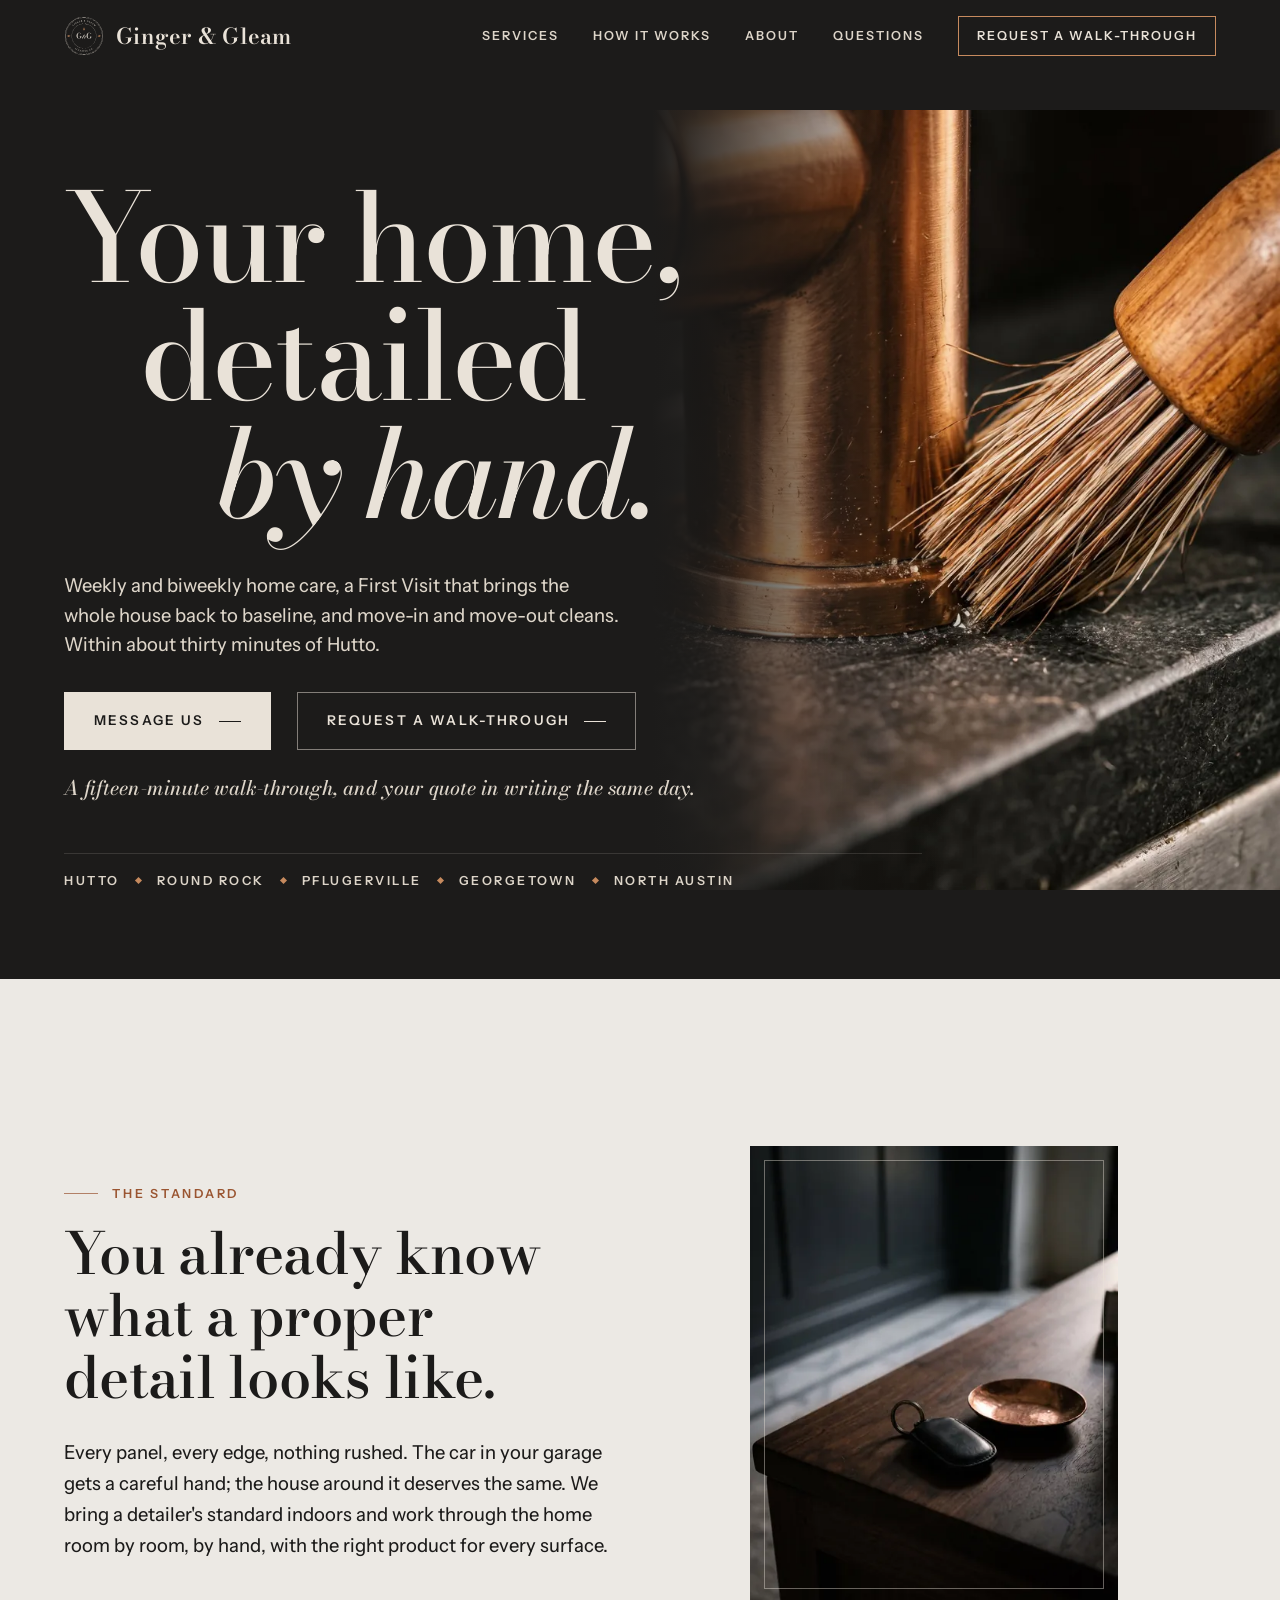
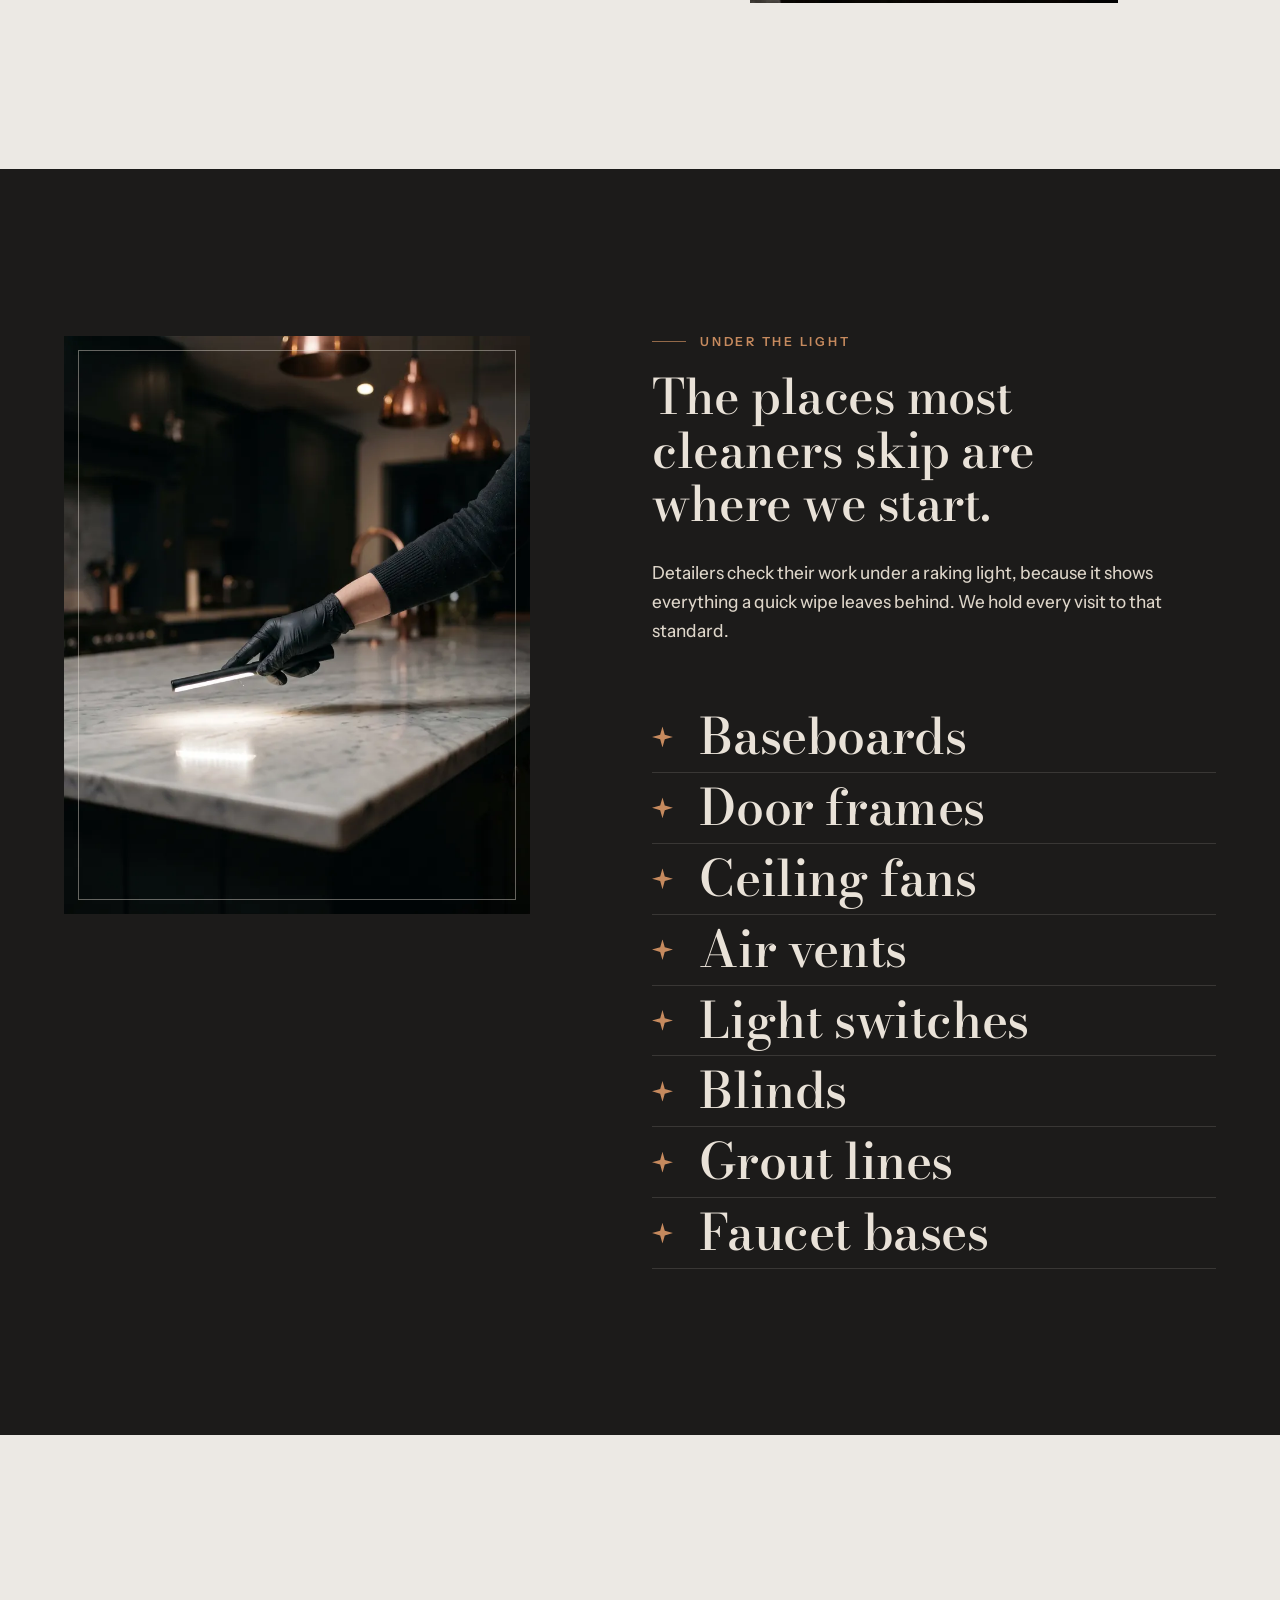
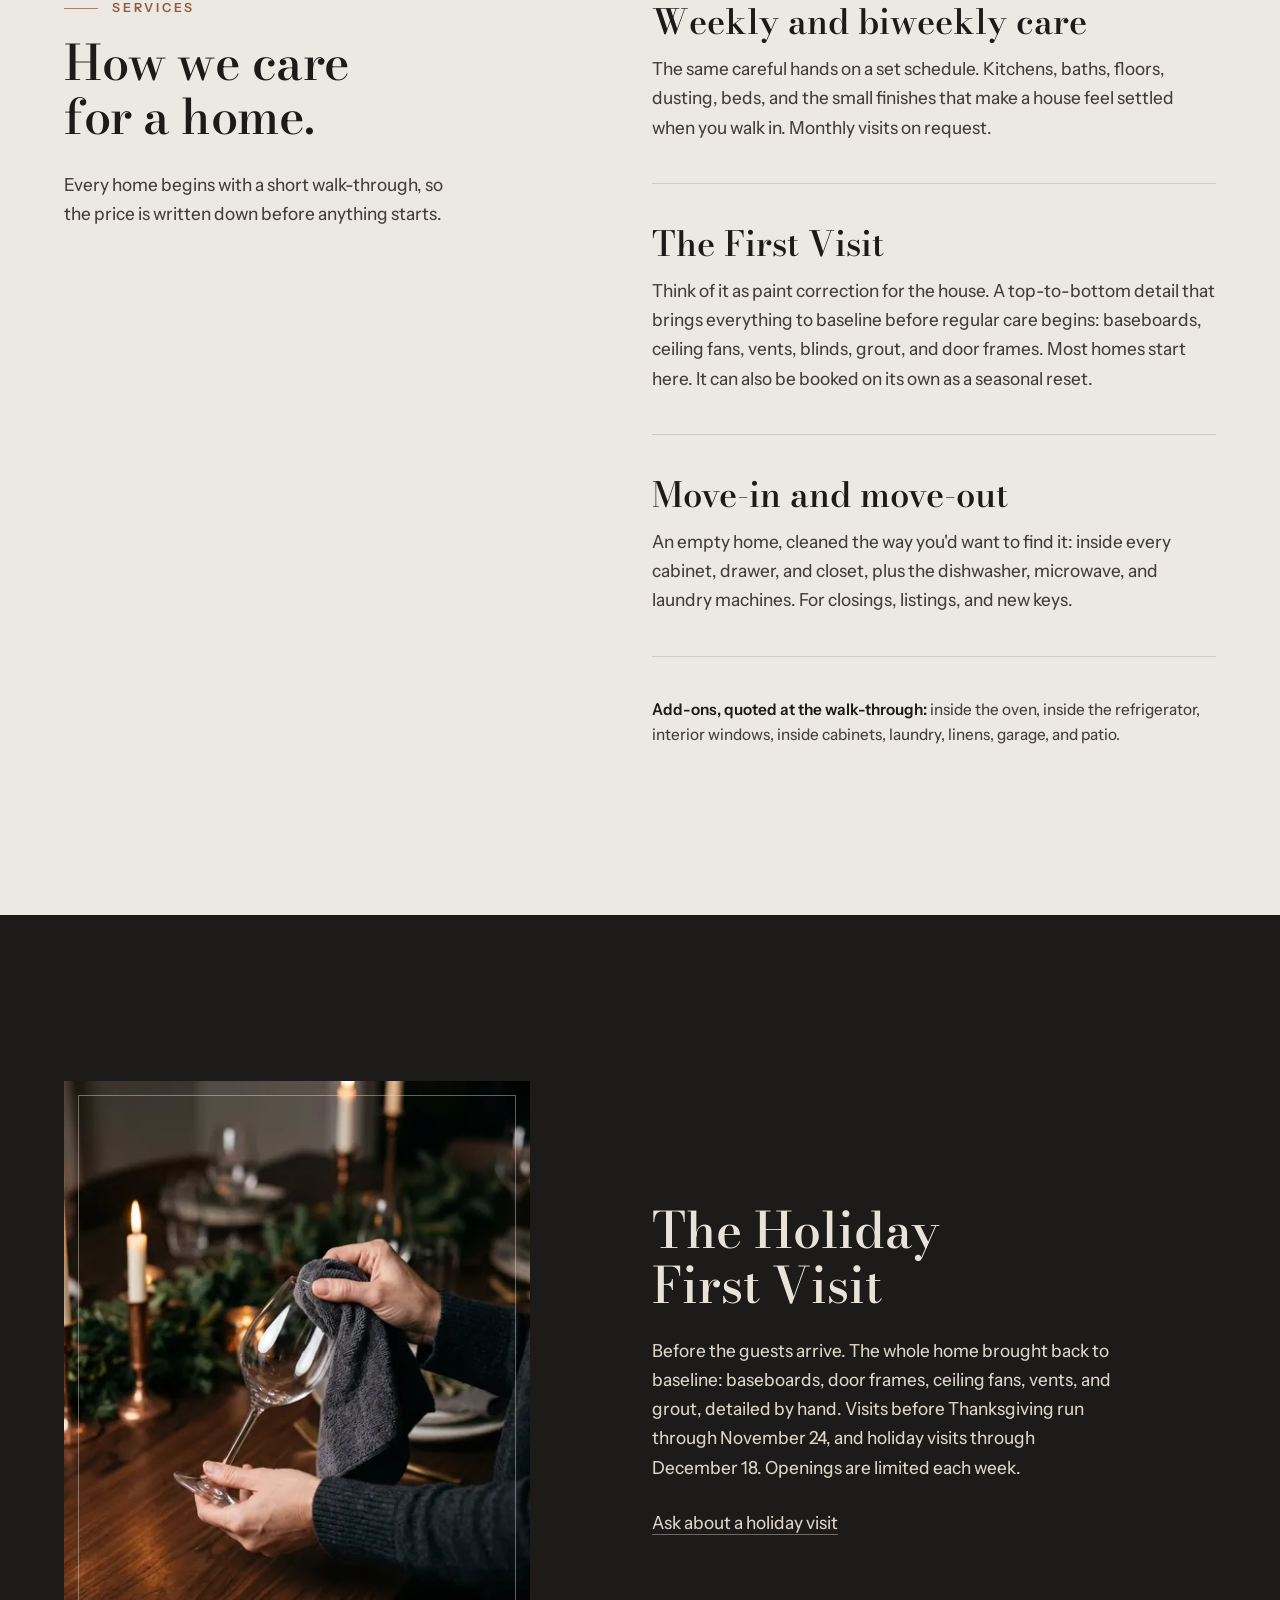
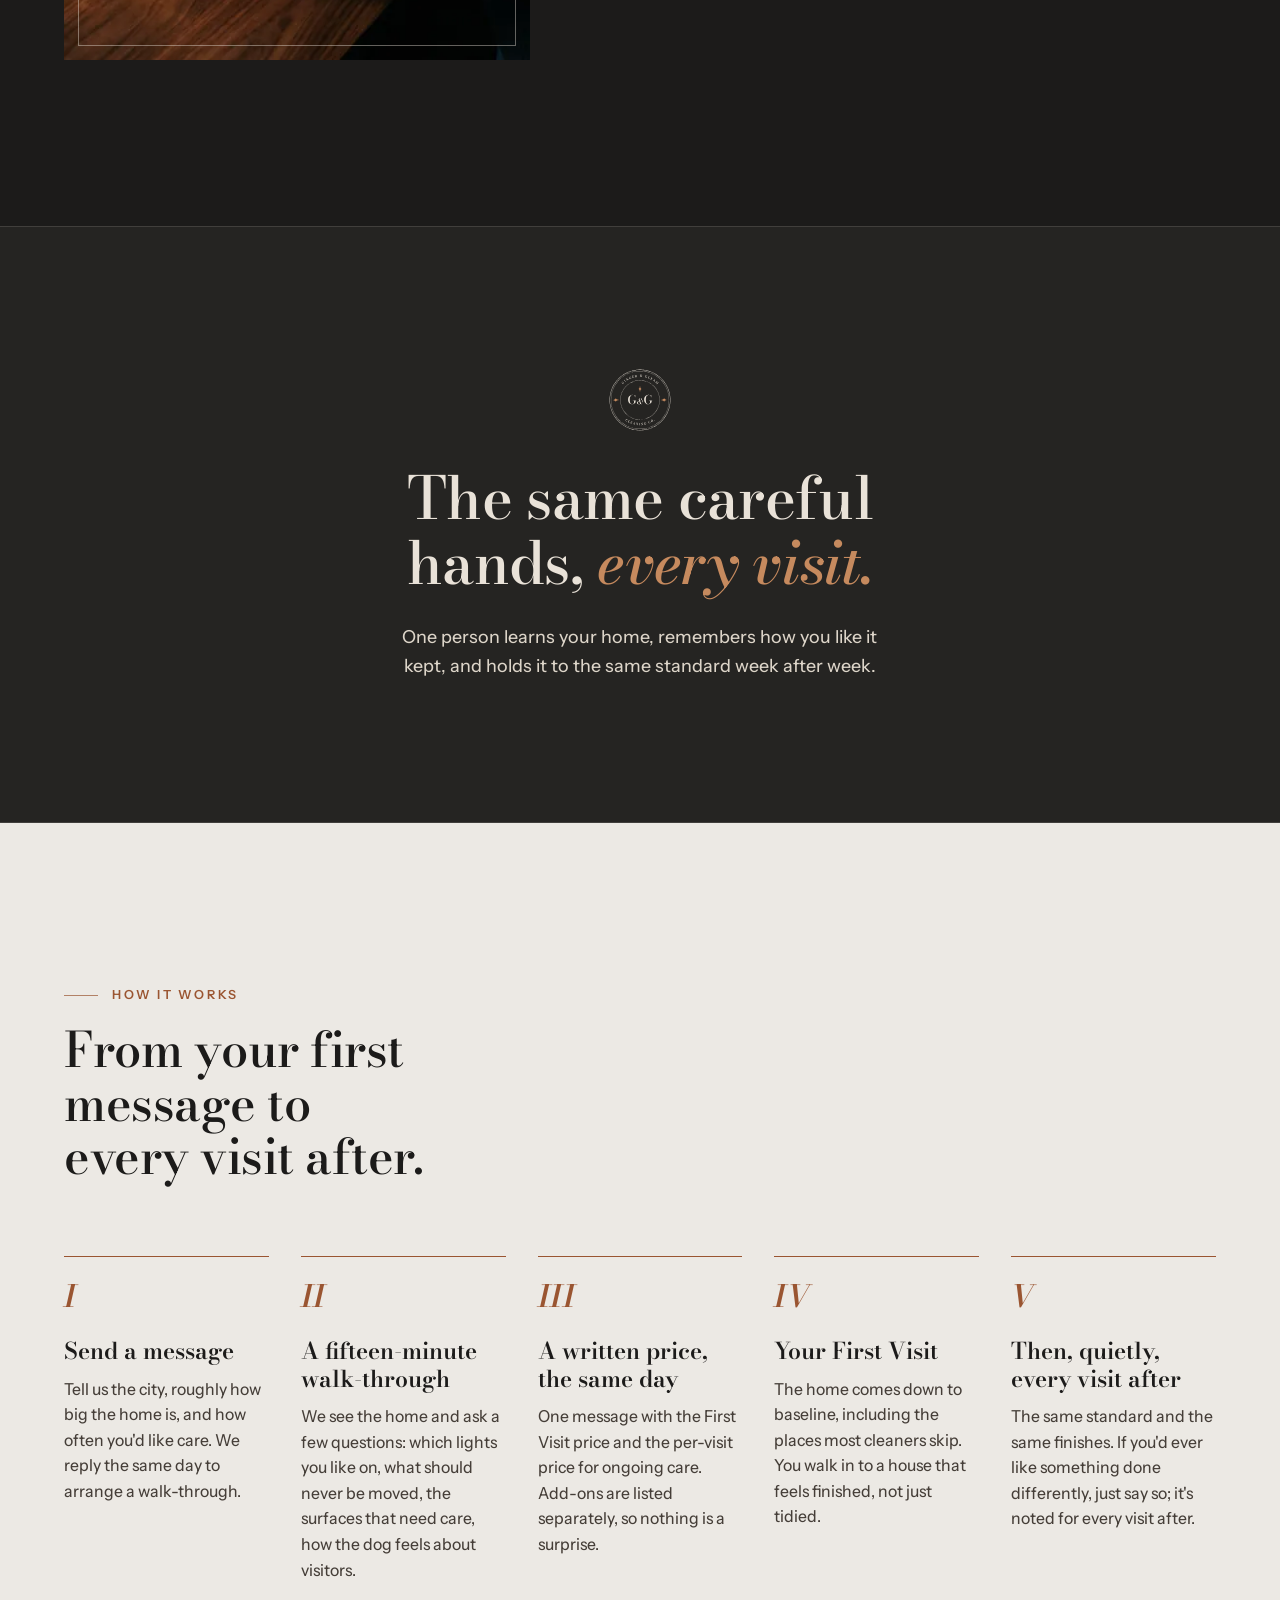
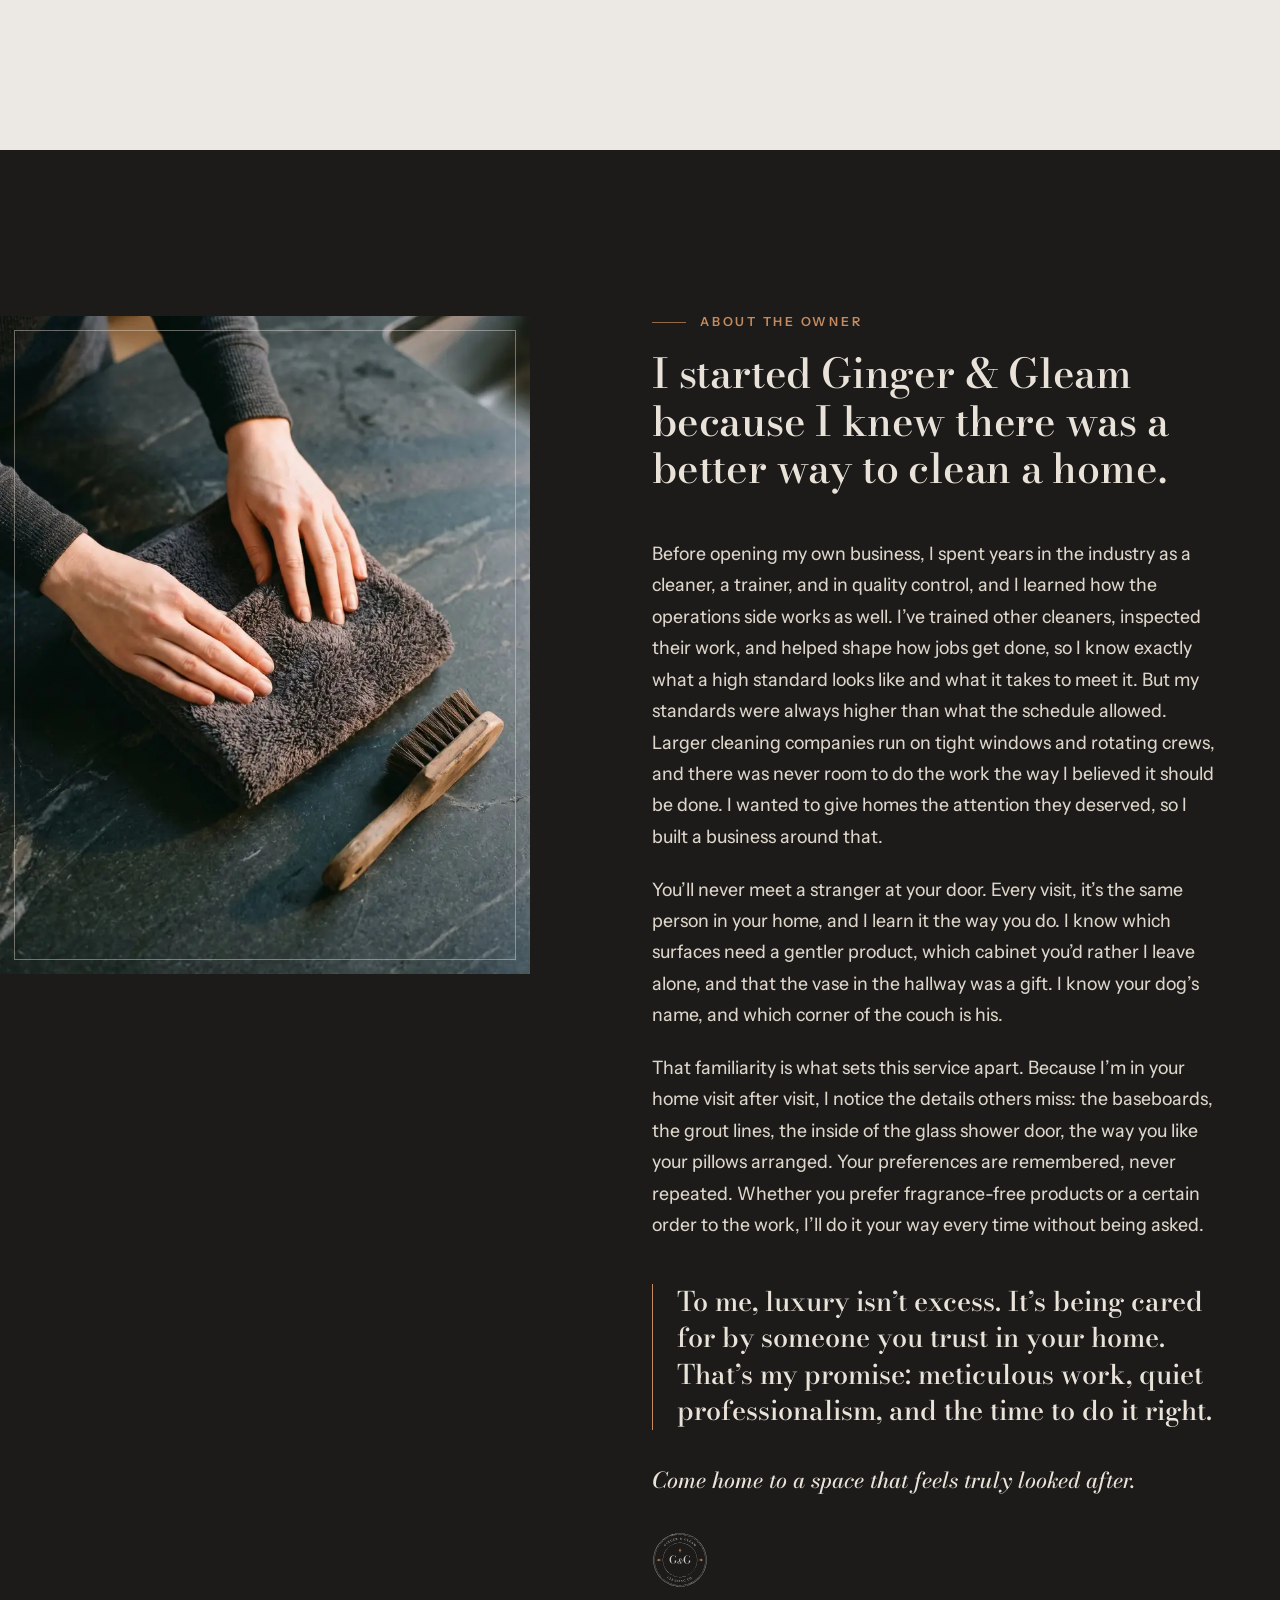
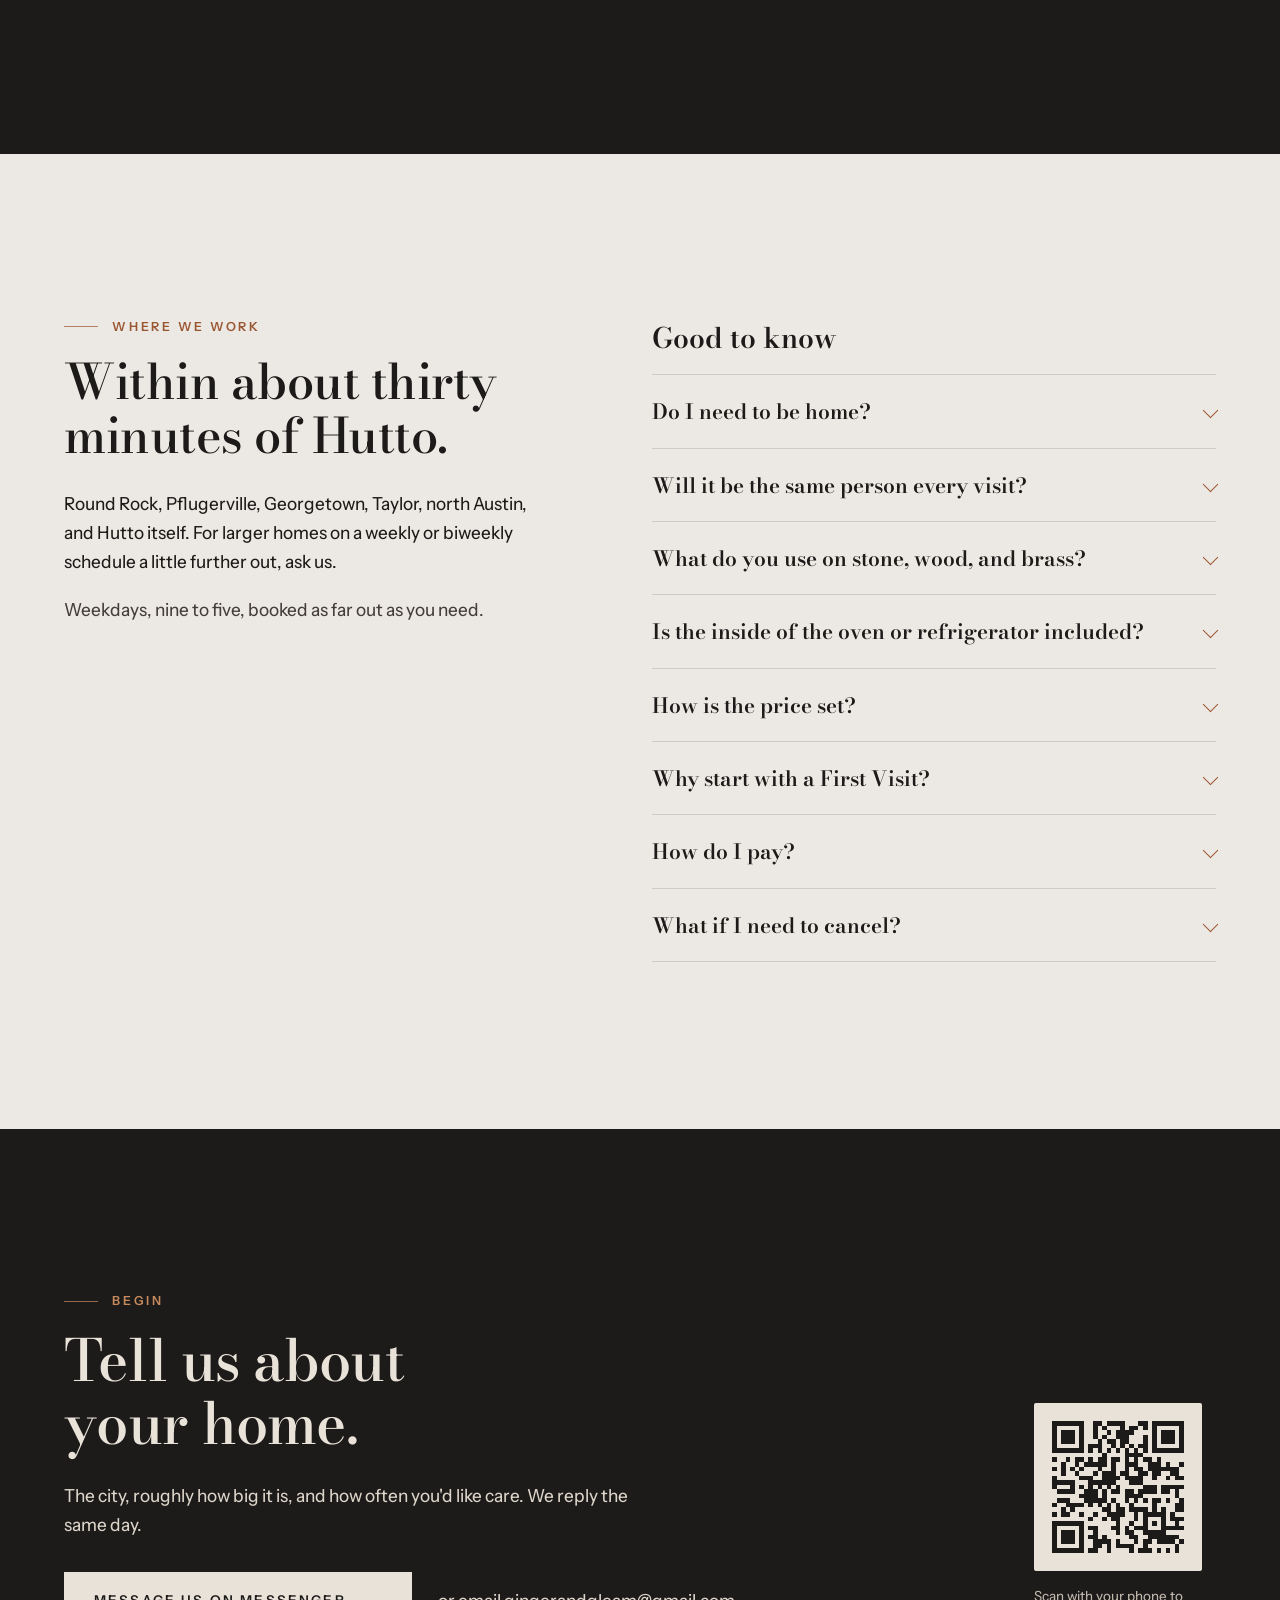
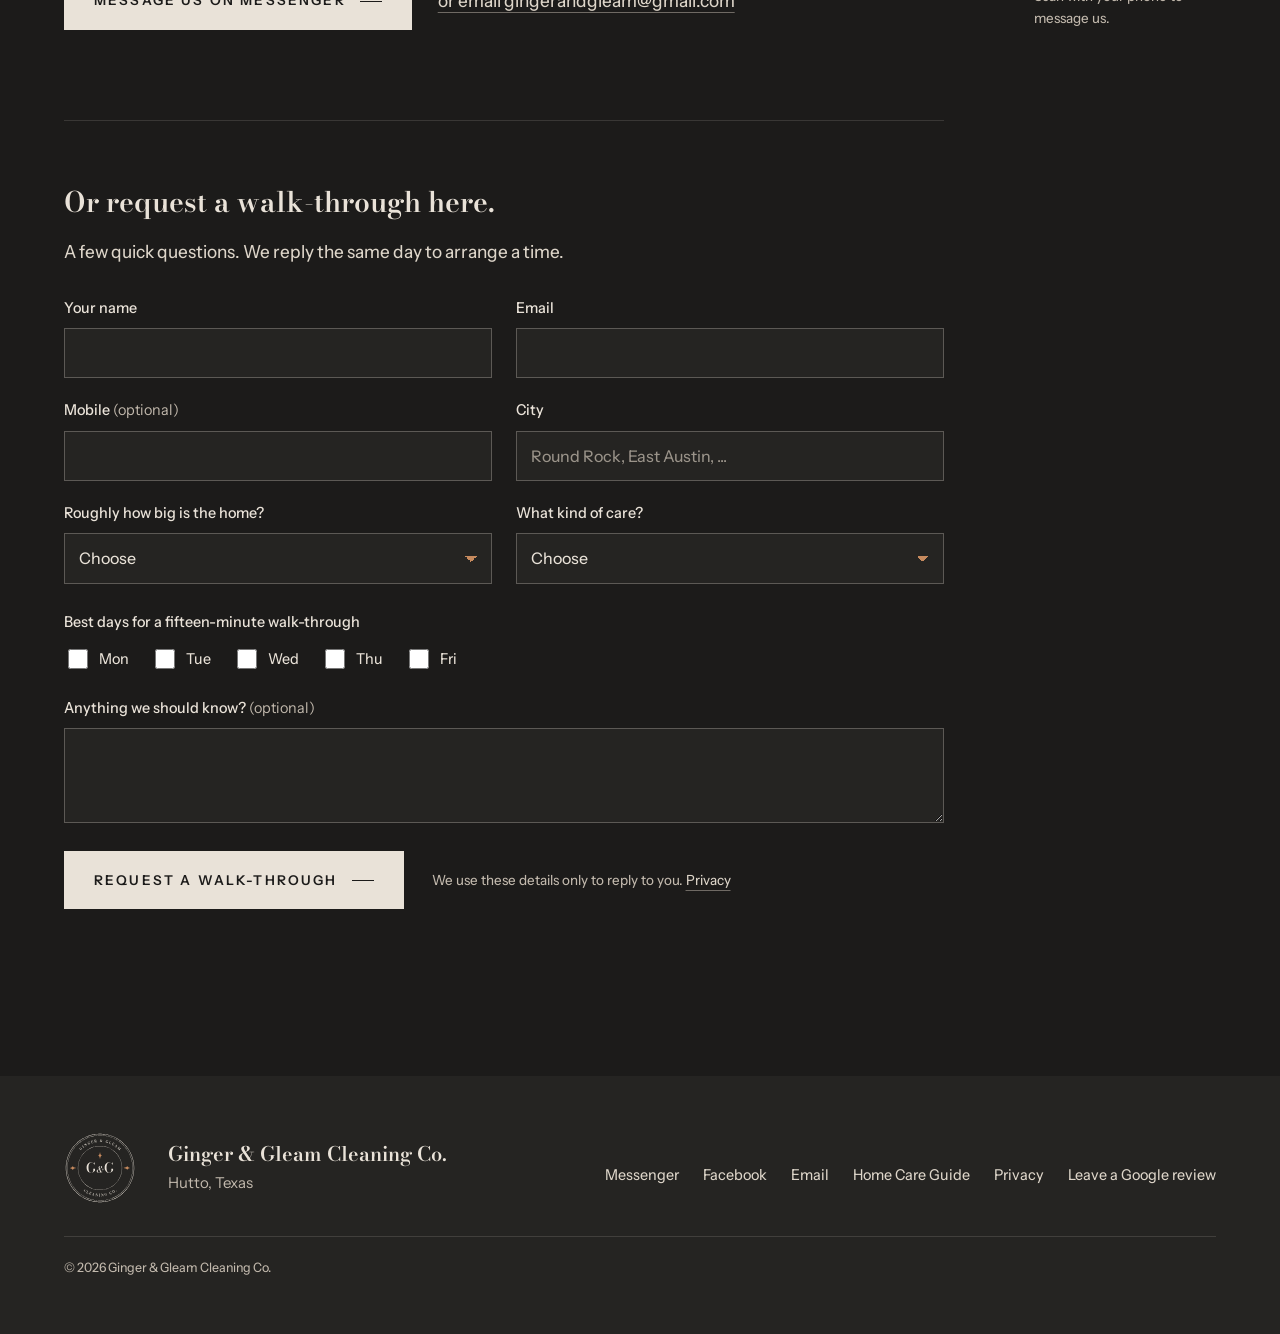
<file: index.html>
<!doctype html>
<html lang="en">
<head>
<meta charset="utf-8">
<meta name="viewport" content="width=device-width, initial-scale=1, viewport-fit=cover">
<title>Ginger &amp; Gleam Cleaning Co. | Luxury house cleaning in Hutto, Round Rock &amp; Georgetown, TX</title>
<meta name="description" content="Luxury residential cleaning within thirty minutes of Hutto, Texas: weekly and biweekly home care, a First Visit deep detail, and move-in and move-out cleans for Round Rock, Georgetown, Pflugerville and north Austin. Message us to arrange a walk-through.">
<link rel="canonical" href="https://gingerandgleam.com/">
<meta name="theme-color" content="#1C1B1A">
<link rel="icon" href="assets/seal-on-light.svg" type="image/svg+xml">
<link rel="icon" href="apple-touch-icon.png" type="image/png">
<link rel="apple-touch-icon" href="apple-touch-icon.png">
<meta property="og:type" content="website">
<meta property="og:site_name" content="Ginger &amp; Gleam Cleaning Co.">
<meta property="og:title" content="Your home, detailed by hand.">
<meta property="og:description" content="Weekly and biweekly home care, the First Visit, and move-in and move-out cleans within thirty minutes of Hutto, Texas.">
<meta property="og:url" content="https://gingerandgleam.com/">
<meta property="og:image" content="https://gingerandgleam.com/assets/og-image.jpg">
<meta property="og:image:width" content="1200">
<meta property="og:image:height" content="630">
<meta property="og:image:alt" content="Your home, detailed by hand. A detailing brush at the base of a copper faucet.">
<meta name="twitter:card" content="summary_large_image">
<link rel="preload" href="assets/fonts/BodoniModaDisplay.woff2" as="font" type="font/woff2" crossorigin>
<link rel="preload" href="assets/fonts/BodoniModaText.woff2" as="font" type="font/woff2" crossorigin>
<link rel="preload" href="assets/fonts/InstrumentSans.woff2" as="font" type="font/woff2" crossorigin>
<link rel="stylesheet" href="assets/site.css">
<script>document.documentElement.classList.add('js')</script>
<script type="application/ld+json">
{
  "@context": "https://schema.org",
  "@type": "LocalBusiness",
  "@id": "https://gingerandgleam.com/#business",
  "name": "Ginger & Gleam Cleaning Co.",
  "slogan": "Your home, detailed by hand.",
  "description": "Luxury residential cleaning: weekly and biweekly home care, a First Visit deep detail, and move-in and move-out cleans.",
  "url": "https://gingerandgleam.com/",
  "email": "gingerandgleam@gmail.com",
  "logo": "https://gingerandgleam.com/seal-light.png",
  "image": "https://gingerandgleam.com/assets/og-image.jpg",
  "address": {"@type": "PostalAddress", "addressLocality": "Hutto", "addressRegion": "TX", "postalCode": "78634", "addressCountry": "US"},
  "areaServed": [
    {"@type": "City", "name": "Hutto, Texas"},
    {"@type": "City", "name": "Round Rock, Texas"},
    {"@type": "City", "name": "Pflugerville, Texas"},
    {"@type": "City", "name": "Georgetown, Texas"},
    {"@type": "City", "name": "Taylor, Texas"},
    {"@type": "City", "name": "Austin, Texas"}
  ],
  "openingHoursSpecification": [{"@type": "OpeningHoursSpecification", "dayOfWeek": ["Monday","Tuesday","Wednesday","Thursday","Friday"], "opens": "09:00", "closes": "17:00"}],
  "paymentAccepted": "Venmo, Zelle, Cash",
  "sameAs": ["https://www.facebook.com/people/Ginger-Gleam/61587592953067"],
  "hasOfferCatalog": {
    "@type": "OfferCatalog",
    "name": "Home care",
    "itemListElement": [
      {"@type": "Offer", "itemOffered": {"@type": "Service", "serviceType": "House cleaning", "name": "Weekly and biweekly home care"}},
      {"@type": "Offer", "itemOffered": {"@type": "Service", "serviceType": "Deep cleaning", "name": "The First Visit"}},
      {"@type": "Offer", "itemOffered": {"@type": "Service", "serviceType": "Move-in and move-out cleaning", "name": "Move-in and move-out"}}
    ]
  }
}
</script>
</head>
<body>
<a class="skip" href="#main">Skip to content</a>

<header class="site-head" data-head>
  <div class="frame head-row">
    <a class="brand" href="#top" aria-label="Ginger &amp; Gleam, back to top">
      <img src="assets/seal-on-dark.svg" alt="" width="40" height="40">
      <span>Ginger &amp; Gleam</span>
    </a>
    <nav class="head-nav" aria-label="Main">
      <a href="#services">Services</a>
      <a href="#how">How it works</a>
      <a href="#about">About</a>
      <a href="#questions">Questions</a>
      <a class="head-cta" href="#request" aria-label="Request a walk-through"><span class="wide-only">Request a </span>walk-through</a>
    </nav>
  </div>
</header>

<main id="main">

<section class="hero" id="top" aria-labelledby="hero-title">
  <div class="frame hero-grid">
    <figure class="hero-photo">
      <img src="assets/img/brush-1200.webp"
           srcset="assets/img/brush-480.webp 480w, assets/img/brush-800.webp 800w, assets/img/brush-1200.webp 1200w, assets/img/brush-1600.webp 1600w"
           sizes="(min-width: 900px) 46vw, 100vw" width="1600" height="1986"
           alt="A natural-bristle detailing brush working along the base of a copper faucet on dark stone."
           fetchpriority="high">
    </figure>
    <div class="hero-copy">
      <h1 id="hero-title" class="hero-title"><span>Your home,</span> <span>detailed</span> <span>by hand.</span></h1>
      <p class="hero-sub">Weekly and biweekly home care, a First Visit that brings the whole house back to baseline, and move-in and move-out cleans. Within about thirty minutes of Hutto.</p>
      <div class="hero-actions">
        <a class="button" href="https://m.me/61587592953067?ref=website" target="_blank" rel="noopener">Message us</a>
        <a class="button button-line" href="#request">Request a walk-through</a>
      </div>
      <p class="hero-note">A fifteen-minute walk-through, and your quote in writing the same day.</p>
      <ul class="hero-places" aria-label="Where we work">
        <li>Hutto</li><li>Round Rock</li><li>Pflugerville</li><li>Georgetown</li><li>North Austin</li>
      </ul>
    </div>
  </div>
</section>

<section class="idea paper" aria-labelledby="idea-title">
  <div class="frame idea-grid">
    <div class="idea-copy">
      <p class="label">The standard</p>
      <h2 id="idea-title" class="statement">You already know what a proper detail looks like.</h2>
      <p class="measure">Every panel, every edge, nothing rushed. The car in your garage gets a careful hand; the house around it deserves the same. We bring a detailer's standard indoors and work through the home room by room, by hand, with the right product for every surface.</p>
    </div>
    <figure class="idea-photo matted">
      <img src="assets/img/fob-800.webp"
           srcset="assets/img/fob-480.webp 480w, assets/img/fob-800.webp 800w, assets/img/fob-1200.webp 1200w"
           sizes="(min-width: 900px) 30vw, 80vw" width="1600" height="1986" loading="lazy"
           alt="A leather key fob beside a small copper dish on a polished walnut table.">
    </figure>
  </div>
</section>

<section class="inspect" aria-labelledby="inspect-title" data-inspect>
  <div class="frame inspect-grid">
    <figure class="inspect-photo matted">
      <img src="assets/img/inspect-800.webp"
           srcset="assets/img/inspect-480.webp 480w, assets/img/inspect-800.webp 800w, assets/img/inspect-1200.webp 1200w, assets/img/inspect-1600.webp 1600w"
           sizes="(min-width: 900px) 38vw, 100vw" width="1600" height="1986" loading="lazy"
           alt="A woman's gloved hand holding an inspection light, its beam raking across a white marble countertop.">
    </figure>
    <div class="inspect-copy">
      <p class="label">Under the light</p>
      <h2 id="inspect-title" class="section-title">The places most cleaners skip are where we start.</h2>
      <p class="measure soft">Detailers check their work under a raking light, because it shows everything a quick wipe leaves behind. We hold every visit to that standard.</p>
      <ul class="surfaces" data-surfaces>
        <li>Baseboards</li>
        <li>Door frames</li>
        <li>Ceiling fans</li>
        <li>Air vents</li>
        <li>Light switches</li>
        <li>Blinds</li>
        <li>Grout lines</li>
        <li>Faucet bases</li>
      </ul>
    </div>
  </div>
</section>

<section class="services paper" id="services" aria-labelledby="services-title">
  <div class="frame services-grid">
    <div class="services-head">
      <p class="label">Services</p>
      <h2 id="services-title" class="section-title">How we care for a home.</h2>
      <p class="soft">Every home begins with a short walk-through, so the price is written down before anything starts.</p>
    </div>
    <div class="service-list">
      <article class="service">
        <h3>Weekly and biweekly care</h3>
        <p>The same careful hands on a set schedule. Kitchens, baths, floors, dusting, beds, and the small finishes that make a house feel settled when you walk in. Monthly visits on request.</p>
      </article>
      <article class="service">
        <h3>The First Visit</h3>
        <p>Think of it as paint correction for the house. A top-to-bottom detail that brings everything to baseline before regular care begins: baseboards, ceiling fans, vents, blinds, grout, and door frames. Most homes start here. It can also be booked on its own as a seasonal reset.</p>
      </article>
      <article class="service">
        <h3>Move-in and move-out</h3>
        <p>An empty home, cleaned the way you'd want to find it: inside every cabinet, drawer, and closet, plus the dishwasher, microwave, and laundry machines. For closings, listings, and new keys.</p>
      </article>
      <p class="addons"><span>Add-ons, quoted at the walk-through:</span> inside the oven, inside the refrigerator, interior windows, inside cabinets, laundry, linens, garage, and patio.</p>
    </div>
  </div>
</section>

<section class="season" aria-labelledby="season-title" data-season>
  <h2 id="season-title" class="visually-hidden">Seasonal</h2>
  <div class="frame season-grid">
    <article class="season-item" data-from="2026-10-01" data-until="2026-12-18">
      <figure class="matted">
        <img src="assets/img/holiday-800.webp"
             srcset="assets/img/holiday-480.webp 480w, assets/img/holiday-800.webp 800w, assets/img/holiday-1200.webp 1200w"
             sizes="(min-width: 900px) 34vw, 100vw" width="1600" height="1986" loading="lazy"
             alt="A woman's hands polishing a crystal wine glass with a charcoal cloth at a candlelit holiday table.">
      </figure>
      <div class="season-copy">
        <h3>The Holiday First Visit</h3>
        <p>Before the guests arrive. The whole home brought back to baseline: baseboards, door frames, ceiling fans, vents, and grout, detailed by hand. Visits before Thanksgiving run through November 24, and holiday visits through December 18. Openings are limited each week.</p>
        <a class="quiet-link on-dark" href="https://m.me/61587592953067?ref=website" target="_blank" rel="noopener">Ask about a holiday visit</a>
      </div>
    </article>
    <article class="season-item" data-from="2027-01-01" data-until="2027-01-31" hidden>
      <figure>
        <img src="assets/img/floor-800.webp"
             srcset="assets/img/floor-480.webp 480w, assets/img/floor-800.webp 800w, assets/img/floor-1200.webp 1200w"
             sizes="(min-width: 900px) 34vw, 100vw" width="1600" height="1986" loading="lazy"
             alt="Low winter sun across a polished oak floor, a folded charcoal towel on the bottom stair.">
      </figure>
      <div class="season-copy">
        <h3>A new-year reset</h3>
        <p>Start the year in a home that feels finished. A First Visit takes the house back to baseline after the holidays, and weekly or biweekly care keeps it there.</p>
        <a class="quiet-link on-dark" href="https://m.me/61587592953067?ref=website" target="_blank" rel="noopener">Book a January walk-through</a>
      </div>
    </article>
  </div>
</section>

<section class="promise" aria-label="Our promise">
  <div class="frame">
    <img src="assets/seal-on-dark.svg" alt="" width="64" height="64" loading="lazy">
    <p>The same careful hands, <em>every visit.</em></p>
    <p class="promise-sub">One person learns your home, remembers how you like it kept, and holds it to the same standard week after week.</p>
  </div>
</section>

<section class="how paper" id="how" aria-labelledby="how-title">
  <div class="frame">
    <p class="label">How it works</p>
    <h2 id="how-title" class="section-title narrow-title">From your first message to every visit after.</h2>
    <ol class="steps">
      <li>
        <h3>Send a message</h3>
        <p>Tell us the city, roughly how big the home is, and how often you'd like care. We reply the same day to arrange a walk-through.</p>
      </li>
      <li>
        <h3>A fifteen-minute walk-through</h3>
        <p>We see the home and ask a few questions: which lights you like on, what should never be moved, the surfaces that need care, how the dog feels about visitors.</p>
      </li>
      <li>
        <h3>A written price, the same day</h3>
        <p>One message with the First Visit price and the per-visit price for ongoing care. Add-ons are listed separately, so nothing is a surprise.</p>
      </li>
      <li>
        <h3>Your First Visit</h3>
        <p>The home comes down to baseline, including the places most cleaners skip. You walk in to a house that feels finished, not just tidied.</p>
      </li>
      <li>
        <h3>Then, quietly, every visit after</h3>
        <p>The same standard and the same finishes. If you'd ever like something done differently, just say so; it's noted for every visit after.</p>
      </li>
    </ol>
  </div>
</section>

<section class="owner" id="about" aria-labelledby="owner-title">
  <div class="frame owner-grid">
    <figure class="owner-photo matted">
      <img src="assets/img/owner-800.webp"
           srcset="assets/img/owner-480.webp 480w, assets/img/owner-800.webp 800w, assets/img/owner-1200.webp 1200w, assets/img/owner-1600.webp 1600w"
           sizes="(min-width: 900px) 38vw, 100vw" width="1600" height="1986" loading="lazy"
           alt="A woman's hands smoothing a folded charcoal microfiber towel on a soapstone counter, a wooden detailing brush beside it.">
    </figure>
    <div class="owner-letter">
      <h2 id="owner-title" class="label">About the owner</h2>
      <p class="owner-lede">I started Ginger &amp; Gleam because I knew there was a better way to clean a home.</p>
      <p>Before opening my own business, I spent years in the industry as a cleaner, a trainer, and in quality control, and I learned how the operations side works as well. I’ve trained other cleaners, inspected their work, and helped shape how jobs get done, so I know exactly what a high standard looks like and what it takes to meet it. But my standards were always higher than what the schedule allowed. Larger cleaning companies run on tight windows and rotating crews, and there was never room to do the work the way I believed it should be done. I wanted to give homes the attention they deserved, so I built a business around that.</p>
      <p>You’ll never meet a stranger at your door. Every visit, it’s the same person in your home, and I learn it the way you do. I know which surfaces need a gentler product, which cabinet you’d rather I leave alone, and that the vase in the hallway was a gift. I know your dog’s name, and which corner of the couch is his.</p>
      <p>That familiarity is what sets this service apart. Because I’m in your home visit after visit, I notice the details others miss: the baseboards, the grout lines, the inside of the glass shower door, the way you like your pillows arranged. Your preferences are remembered, never repeated. Whether you prefer fragrance-free products or a certain order to the work, I’ll do it your way every time without being asked.</p>
      <p class="owner-promise">To me, luxury isn’t excess. It’s being cared for by someone you trust in your home. That’s my promise: meticulous work, quiet professionalism, and the time to do it right.</p>
      <p class="owner-close">Come home to a space that feels truly looked after.</p>
      <img class="owner-seal" src="assets/seal-on-dark.svg" alt="" width="56" height="56">
    </div>
  </div>
</section>

<section class="faq paper" id="questions" aria-labelledby="faq-title">
  <div class="frame faq-grid">
    <div class="area">
      <p class="label">Where we work</p>
      <h2 class="section-title">Within about thirty minutes of Hutto.</h2>
      <p class="measure">Round Rock, Pflugerville, Georgetown, Taylor, north Austin, and Hutto itself. For larger homes on a weekly or biweekly schedule a little further out, ask us.</p>
      <p class="measure soft">Weekdays, nine to five, booked as far out as you need.</p>
    </div>
    <div class="questions">
      <h2 id="faq-title" class="small-title">Good to know</h2>
      <details>
        <summary>Do I need to be home?</summary>
        <p>No. Many clients are at work during their visit. Entry details are shared privately by text and never written down.</p>
      </details>
      <details>
        <summary>Will it be the same person every visit?</summary>
        <p>Yes. No rotating crews and no strangers with a key. Your preferences are remembered from one visit to the next, so you only have to say it once.</p>
      </details>
      <details>
        <summary>What do you use on stone, wood, and brass?</summary>
        <p>Products made for each surface. Everything is brought to the home; if you'd prefer we use yours, or you'd like fragrance-free products, just say so.</p>
      </details>
      <details>
        <summary>Is the inside of the oven or refrigerator included?</summary>
        <p>They're add-ons on every service, quoted at the walk-through. Move-outs include the dishwasher, microwave, and laundry machines.</p>
      </details>
      <details>
        <summary>How is the price set?</summary>
        <p>Every home is quoted personally after a fifteen-minute walk-through, so you never pay for a package built for someone else's house. The quote arrives in writing the same day, with any add-ons listed separately.</p>
      </details>
      <details>
        <summary>Why start with a First Visit?</summary>
        <p>Regular care keeps a home at a standard; the First Visit sets it. Baseboards, vents, fans, and grout are brought back once, so every visit after can keep them there. If your home is already in excellent shape, we'll tell you at the walk-through.</p>
      </details>
      <details>
        <summary>How do I pay?</summary>
        <p>Venmo, Zelle, or cash. We send an invoice at the end of the day.</p>
      </details>
      <details>
        <summary>What if I need to cancel?</summary>
        <p>Let us know as early as you can. Same-day cancellations are $50, waived for a true emergency.</p>
      </details>
    </div>
  </div>
</section>

<section class="contact" id="contact" aria-labelledby="contact-title">
  <div class="frame contact-grid">
    <div>
      <p class="label">Begin</p>
      <h2 id="contact-title" class="statement">Tell us about your home.</h2>
      <p class="measure soft">The city, roughly how big it is, and how often you'd like care. We reply the same day.</p>
      <div class="hero-actions">
        <a class="button" href="https://m.me/61587592953067?ref=website" target="_blank" rel="noopener">Message us on Messenger</a>
        <a class="quiet-link on-dark" href="mailto:gingerandgleam@gmail.com">or email gingerandgleam@gmail.com</a>
      </div>
    </div>
    <figure class="qr">
      <img src="assets/messenger-qr.svg" width="168" height="168" alt="QR code that opens a Messenger conversation with Ginger &amp; Gleam.">
      <figcaption>Scan with your phone to message us.</figcaption>
    </figure>
  </div>
  <div class="frame">
    <form class="request" id="request" action="https://formsubmit.co/gingerandgleam@gmail.com" method="POST" aria-labelledby="request-title">
      <h3 id="request-title" class="small-title">Or request a walk-through here.</h3>
      <p class="soft request-intro">A few quick questions. We reply the same day to arrange a time.</p>
      <input type="hidden" name="_subject" value="Walk-through request from gingerandgleam.com">
      <input type="hidden" name="_template" value="table">
      <input type="hidden" name="_captcha" value="false">
      <input type="hidden" name="_next" value="https://gingerandgleam.com/thanks/">
      <input type="text" name="_honey" class="visually-hidden" tabindex="-1" autocomplete="off" aria-hidden="true">
      <div class="fields">
        <label>Your name<input name="Name" autocomplete="name" required></label>
        <label>Email<input type="email" name="Email" autocomplete="email" required></label>
        <label><span class="lbl">Mobile <em>(optional)</em></span><input type="tel" name="Mobile" autocomplete="tel"></label>
        <label>City<input name="City" autocomplete="address-level2" placeholder="Round Rock, East Austin, ..." required></label>
        <label>Roughly how big is the home?
          <select name="Home size" required>
            <option value="">Choose</option>
            <option>Under 2,000 sq ft</option><option>2,000 to 3,000 sq ft</option><option>3,000 to 4,000 sq ft</option><option>4,000 sq ft or more</option><option>Not sure</option>
          </select>
        </label>
        <label>What kind of care?
          <select name="Care" required>
            <option value="">Choose</option>
            <option>Weekly</option><option>Every other week</option><option>Monthly</option><option>A First Visit on its own</option><option>Move-in or move-out</option>
          </select>
        </label>
      </div>
      <fieldset class="days">
        <legend>Best days for a fifteen-minute walk-through</legend>
        <label><input type="checkbox" name="Days" value="Monday"> Mon</label>
        <label><input type="checkbox" name="Days" value="Tuesday"> Tue</label>
        <label><input type="checkbox" name="Days" value="Wednesday"> Wed</label>
        <label><input type="checkbox" name="Days" value="Thursday"> Thu</label>
        <label><input type="checkbox" name="Days" value="Friday"> Fri</label>
      </fieldset>
      <label class="wide"><span class="lbl">Anything we should know? <em>(optional)</em></span><textarea name="Notes" rows="3"></textarea></label>
      <div class="request-foot">
        <button class="button" type="submit">Request a walk-through</button>
        <p class="request-fine">We use these details only to reply to you. <a class="quiet-link on-dark" href="privacy/">Privacy</a></p>
      </div>
    </form>
  </div>
</section>

</main>

<footer class="site-foot">
  <div class="frame foot-row">
    <img src="assets/seal-on-dark.svg" alt="" width="72" height="72">
    <p class="foot-name">Ginger &amp; Gleam Cleaning Co.<br><span>Hutto, Texas</span></p>
    <p class="foot-links">
      <a href="https://m.me/61587592953067?ref=website" target="_blank" rel="noopener">Messenger</a>
      <a href="https://www.facebook.com/people/Ginger-Gleam/61587592953067" target="_blank" rel="noopener">Facebook</a>
      <a href="mailto:gingerandgleam@gmail.com">Email</a>
      <a href="guide/">Home Care Guide</a>
      <a href="privacy/">Privacy</a>
      <a href="https://g.page/r/CXGmc1KCXVTtEBM/review" target="_blank" rel="noopener">Leave a Google review</a>
    </p>
    <p class="foot-fine">© <span data-year>2026</span> Ginger &amp; Gleam Cleaning Co.</p>
  </div>
</footer>

<script src="assets/site.js" defer></script>
</body>
</html>
</file>
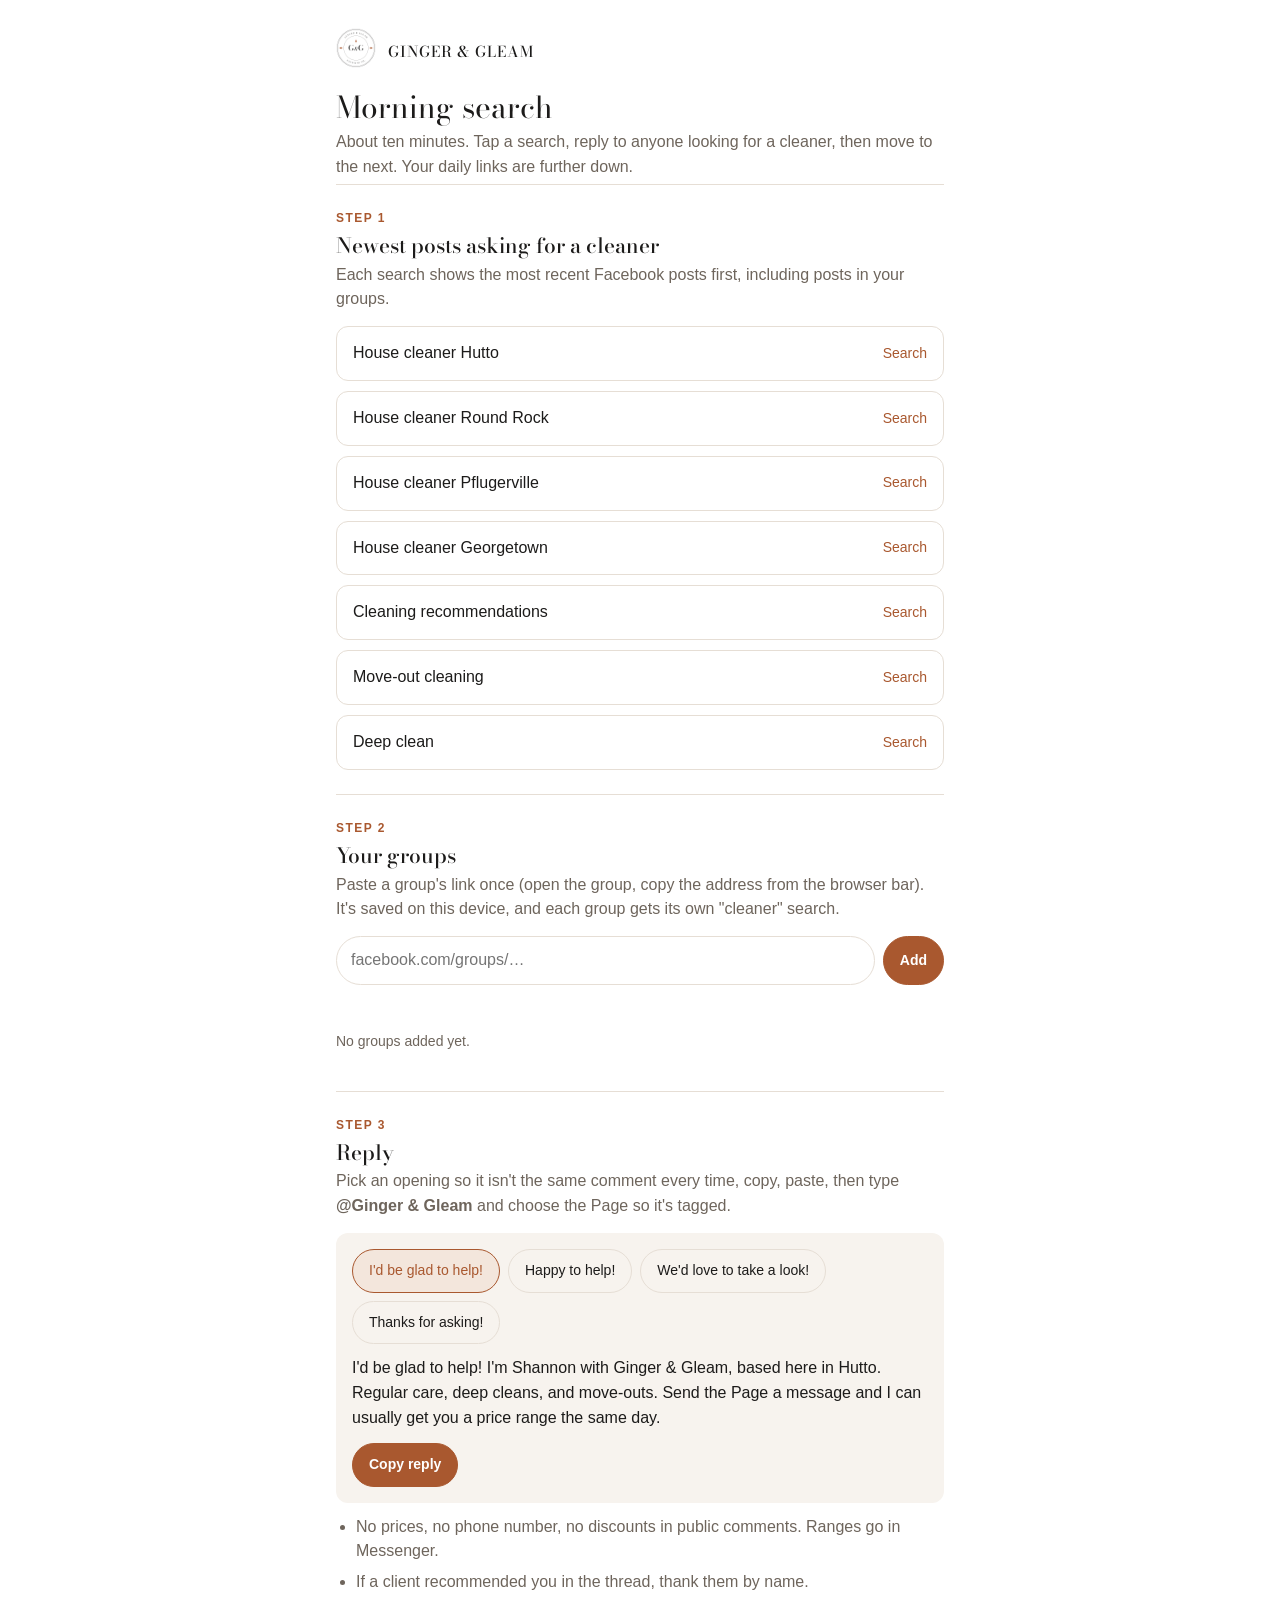
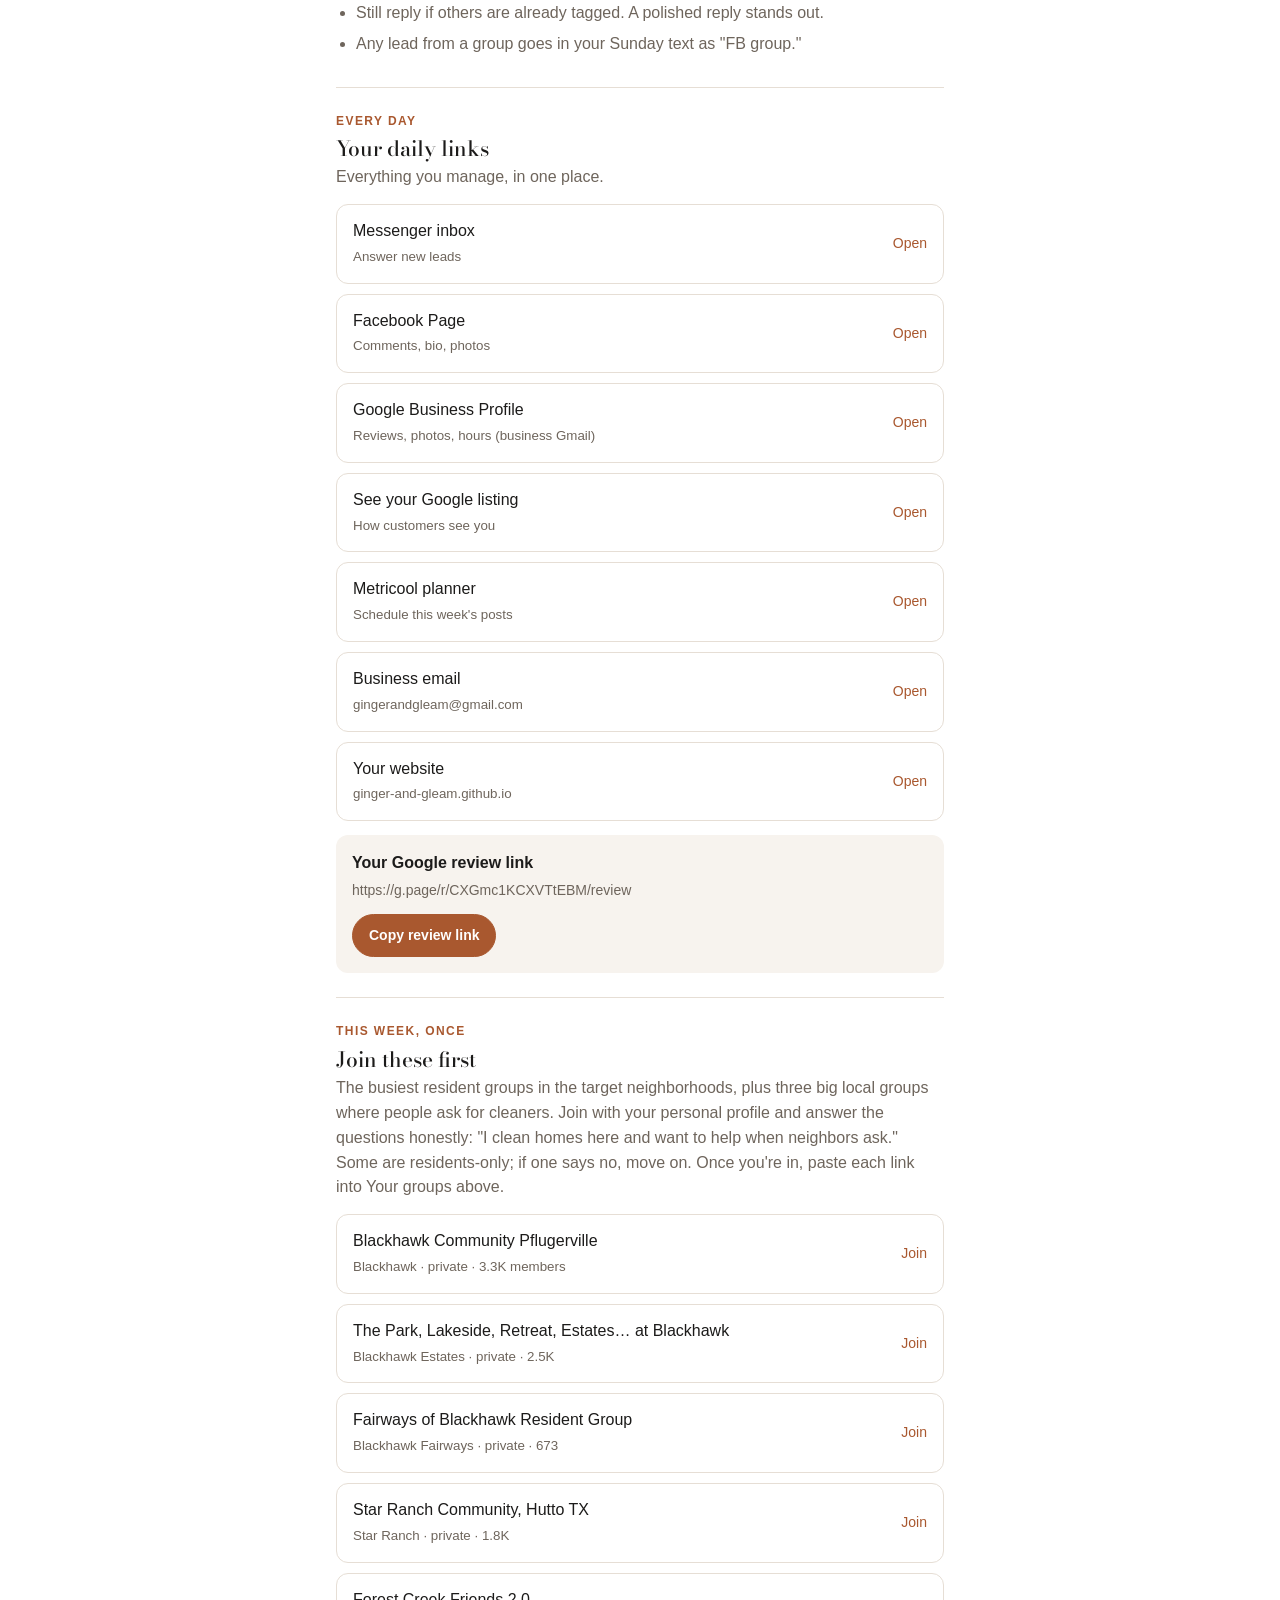
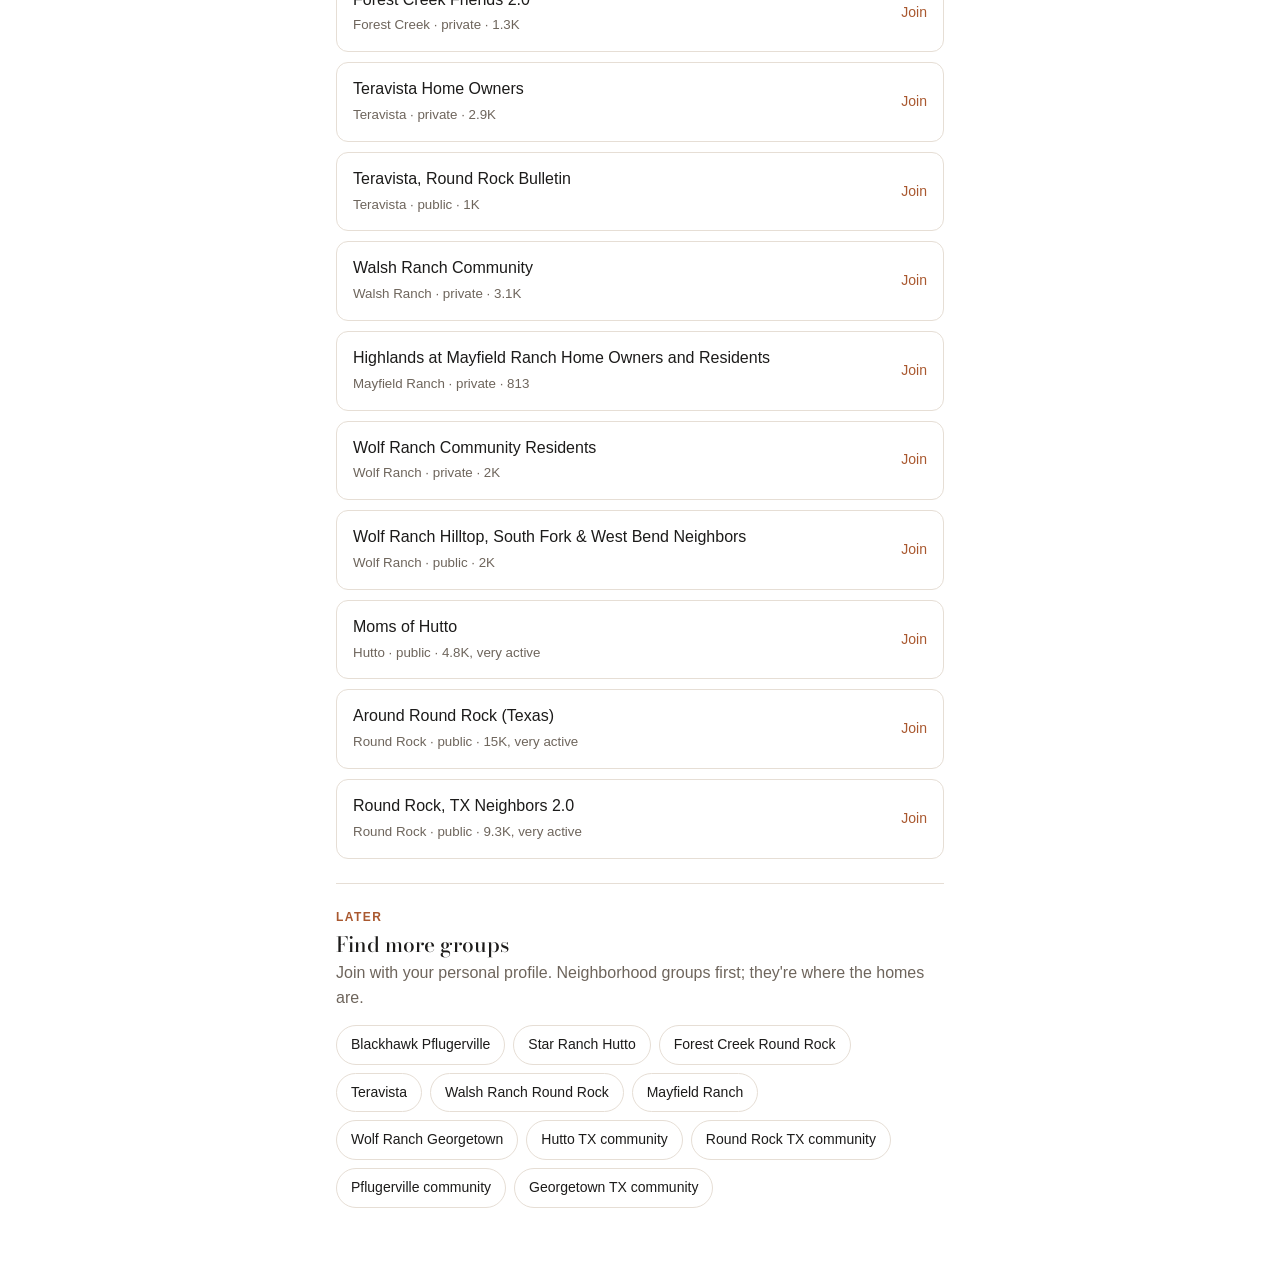
<file: groups/index.html>
<!doctype html>
<html lang="en">
<head>
<meta charset="utf-8">
<meta name="viewport" content="width=device-width, initial-scale=1">
<meta name="robots" content="noindex, nofollow">
<title>G&amp;G Morning Search</title>
<link rel="icon" href="../apple-touch-icon.png">
<link rel="apple-touch-icon" href="../apple-touch-icon.png">
<meta name="apple-mobile-web-app-title" content="G&G Search">
<link rel="stylesheet" href="https://fonts.googleapis.com/css2?family=Bodoni+Moda:opsz,wght@6..96,400;6..96,500&display=swap">
<style>
:root{--paper:#FFFFFF;--ink:#1C1B1A;--soft:#F7F3EE;--line:#E6DED5;--muted:#6E655C;--copper:#A9582F;--copper-soft:#F3E6DC;--display:"Bodoni Moda",Didot,Georgia,serif;--body:-apple-system,BlinkMacSystemFont,"SF Pro Text","Helvetica Neue",Arial,sans-serif}
@media (prefers-color-scheme:dark){:root:not([data-theme="light"]){--paper:#171513;--ink:#F2ECE5;--soft:#211E1B;--line:#3A342E;--muted:#B3A99E;--copper:#D08A5C;--copper-soft:#3A2A20}}
:root[data-theme="dark"]{--paper:#171513;--ink:#F2ECE5;--soft:#211E1B;--line:#3A342E;--muted:#B3A99E;--copper:#D08A5C;--copper-soft:#3A2A20}
*{box-sizing:border-box}
body{margin:0;background:var(--paper);color:var(--ink);font:16px/1.55 var(--body);-webkit-font-smoothing:antialiased}
.wrap{max-width:640px;margin:0 auto;padding:28px 16px 56px}
header{display:flex;align-items:center;gap:12px;margin-bottom:6px}
header img{width:40px;height:40px}
h1{font:400 30px/1.15 var(--display);margin:14px 0 6px}
h2{font:500 21px/1.2 var(--display);margin:0 0 4px}
.sub{color:var(--muted);margin:0 0 4px}
section{border-top:1px solid var(--line);padding:24px 0}
.step{font-size:12px;letter-spacing:.12em;text-transform:uppercase;color:var(--copper);font-weight:600;margin:0 0 6px}
.list{display:grid;gap:10px;margin-top:14px}
a.row,.grp{display:flex;align-items:center;justify-content:space-between;gap:12px;padding:14px 16px;border:1px solid var(--line);border-radius:12px;text-decoration:none;color:var(--ink);background:var(--paper)}
a.row:hover{border-color:var(--copper)}
a.row span:last-child,.go{color:var(--copper);font-size:14px;white-space:nowrap}
.chips{display:flex;flex-wrap:wrap;gap:8px;margin-top:14px}
.chips a{border:1px solid var(--line);border-radius:999px;padding:8px 14px;font-size:14px;text-decoration:none;color:var(--ink)}
.chips a:hover{border-color:var(--copper);color:var(--copper)}
.reply{background:var(--soft);border-radius:12px;padding:16px;margin-top:14px}
.reply p{margin:0 0 12px}
button{font:inherit;cursor:pointer;border-radius:999px;padding:10px 16px;border:1px solid var(--copper);background:var(--copper);color:#fff;font-size:14px;font-weight:600}
button.ghost{background:transparent;color:var(--copper)}
.openers{display:flex;flex-wrap:wrap;gap:8px;margin-bottom:12px}
.openers button{background:transparent;color:var(--ink);border-color:var(--line);font-weight:400}
.openers button[aria-pressed="true"]{border-color:var(--copper);color:var(--copper);background:var(--copper-soft)}
form{display:flex;gap:8px;margin-top:14px}
input{flex:1;min-width:0;font:inherit;padding:11px 14px;border:1px solid var(--line);border-radius:999px;background:var(--paper);color:var(--ink)}
.grp{flex-wrap:wrap}
.grp .name{flex:1;min-width:0;overflow:hidden;text-overflow:ellipsis;white-space:nowrap}
.grp .acts{display:flex;gap:14px;align-items:center}
.x{background:none;border:0;color:var(--muted);padding:0;font-weight:400}
.err{color:#B3261E;font-size:14px;margin:8px 0 0;min-height:1em}
.empty{color:var(--muted);font-size:14px;margin-top:10px}
ul.rules{margin:12px 0 0;padding-left:20px;color:var(--muted)}
ul.rules li{margin-bottom:6px}
.done{color:var(--copper);font-size:14px;margin-left:10px}
</style>
</head>
<body>
<div class="wrap">
  <header><picture><source srcset="../seal-dark.png" media="(prefers-color-scheme: dark)"><img src="../seal-light.png" alt=""></picture><strong style="font:500 15px var(--display);letter-spacing:.06em">GINGER &amp; GLEAM</strong></header>
  <h1>Morning search</h1>
  <p class="sub">About ten minutes. Tap a search, reply to anyone looking for a cleaner, then move to the next. Your daily links are further down.</p>

  <section>
    <p class="step">Step 1</p>
    <h2>Newest posts asking for a cleaner</h2>
    <p class="sub">Each search shows the most recent Facebook posts first, including posts in your groups.</p>
    <div class="list" id="searches"></div>
  </section>

  <section>
    <p class="step">Step 2</p>
    <h2>Your groups</h2>
    <p class="sub">Paste a group's link once (open the group, copy the address from the browser bar). It's saved on this device, and each group gets its own "cleaner" search.</p>
    <form id="addForm" novalidate>
      <input id="groupUrl" type="url" placeholder="facebook.com/groups/…" aria-label="Facebook group link">
      <button type="submit">Add</button>
    </form>
    <p class="err" id="err" role="alert"></p>
    <div class="list" id="groups"></div>
  </section>

  <section>
    <p class="step">Step 3</p>
    <h2>Reply</h2>
    <p class="sub">Pick an opening so it isn't the same comment every time, copy, paste, then type <strong>@Ginger &amp; Gleam</strong> and choose the Page so it's tagged.</p>
    <div class="reply">
      <div class="openers" id="openers"></div>
      <p id="replyText"></p>
      <button id="copyBtn" type="button">Copy reply</button><span class="done" id="copied" aria-live="polite"></span>
    </div>
    <ul class="rules">
      <li>No prices, no phone number, no discounts in public comments. Ranges go in Messenger.</li>
      <li>If a client recommended you in the thread, thank them by name.</li>
      <li>Still reply if others are already tagged. A polished reply stands out.</li>
      <li>Any lead from a group goes in your Sunday text as "FB group."</li>
    </ul>
  </section>

  <section>
    <p class="step">Every day</p>
    <h2>Your daily links</h2>
    <p class="sub">Everything you manage, in one place.</p>
    <div class="list">
      <a class="row" href="https://business.facebook.com/latest/inbox/all" target="_blank" rel="noopener"><span>Messenger inbox<br><small style="color:var(--muted)">Answer new leads</small></span><span>Open</span></a>
      <a class="row" href="https://www.facebook.com/profile.php?id=61587592953067" target="_blank" rel="noopener"><span>Facebook Page<br><small style="color:var(--muted)">Comments, bio, photos</small></span><span>Open</span></a>
      <a class="row" href="https://business.google.com/" target="_blank" rel="noopener"><span>Google Business Profile<br><small style="color:var(--muted)">Reviews, photos, hours (business Gmail)</small></span><span>Open</span></a>
      <a class="row" href="https://www.google.com/search?q=Ginger+%26+Gleam+Hutto" target="_blank" rel="noopener"><span>See your Google listing<br><small style="color:var(--muted)">How customers see you</small></span><span>Open</span></a>
      <a class="row" href="https://app.metricool.com/planner?blogId=7502602" target="_blank" rel="noopener"><span>Metricool planner<br><small style="color:var(--muted)">Schedule this week's posts</small></span><span>Open</span></a>
      <a class="row" href="https://mail.google.com/" target="_blank" rel="noopener"><span>Business email<br><small style="color:var(--muted)">gingerandgleam@gmail.com</small></span><span>Open</span></a>
      <a class="row" href="https://ginger-and-gleam.github.io/" target="_blank" rel="noopener"><span>Your website<br><small style="color:var(--muted)">ginger-and-gleam.github.io</small></span><span>Open</span></a>
    </div>
    <div class="reply" style="margin-top:14px">
      <p style="margin:0 0 4px"><strong>Your Google review link</strong></p>
      <p style="margin:0 0 12px;color:var(--muted);font-size:14px;word-break:break-all" id="reviewLink">https://g.page/r/CXGmc1KCXVTtEBM/review</p>
      <button id="copyReview" type="button">Copy review link</button><span class="done" id="reviewCopied" aria-live="polite"></span>
    </div>
  </section>

  <section>
    <p class="step">This week, once</p>
    <h2>Join these first</h2>
    <p class="sub">The busiest resident groups in the target neighborhoods, plus three big local groups where people ask for cleaners. Join with your personal profile and answer the questions honestly: "I clean homes here and want to help when neighbors ask." Some are residents-only; if one says no, move on. Once you're in, paste each link into Your groups above.</p>
    <div class="list">
      <a class="row" href="https://www.facebook.com/groups/529960578509010/" target="_blank" rel="noopener"><span>Blackhawk Community Pflugerville<br><small style="color:var(--muted)">Blackhawk · private · 3.3K members</small></span><span>Join</span></a>
      <a class="row" href="https://www.facebook.com/groups/390589827755113/" target="_blank" rel="noopener"><span>The Park, Lakeside, Retreat, Estates… at Blackhawk<br><small style="color:var(--muted)">Blackhawk Estates · private · 2.5K</small></span><span>Join</span></a>
      <a class="row" href="https://www.facebook.com/groups/1570344299886631/" target="_blank" rel="noopener"><span>Fairways of Blackhawk Resident Group<br><small style="color:var(--muted)">Blackhawk Fairways · private · 673</small></span><span>Join</span></a>
      <a class="row" href="https://www.facebook.com/groups/132601120139056/" target="_blank" rel="noopener"><span>Star Ranch Community, Hutto TX<br><small style="color:var(--muted)">Star Ranch · private · 1.8K</small></span><span>Join</span></a>
      <a class="row" href="https://www.facebook.com/groups/307135318070028/" target="_blank" rel="noopener"><span>Forest Creek Friends 2.0<br><small style="color:var(--muted)">Forest Creek · private · 1.3K</small></span><span>Join</span></a>
      <a class="row" href="https://www.facebook.com/groups/teravistahomeowners/" target="_blank" rel="noopener"><span>Teravista Home Owners<br><small style="color:var(--muted)">Teravista · private · 2.9K</small></span><span>Join</span></a>
      <a class="row" href="https://www.facebook.com/groups/150231078887166/" target="_blank" rel="noopener"><span>Teravista, Round Rock Bulletin<br><small style="color:var(--muted)">Teravista · public · 1K</small></span><span>Join</span></a>
      <a class="row" href="https://www.facebook.com/groups/234943986989976/" target="_blank" rel="noopener"><span>Walsh Ranch Community<br><small style="color:var(--muted)">Walsh Ranch · private · 3.1K</small></span><span>Join</span></a>
      <a class="row" href="https://www.facebook.com/groups/2057750114451974/" target="_blank" rel="noopener"><span>Highlands at Mayfield Ranch Home Owners and Residents<br><small style="color:var(--muted)">Mayfield Ranch · private · 813</small></span><span>Join</span></a>
      <a class="row" href="https://www.facebook.com/groups/1751715941543469/" target="_blank" rel="noopener"><span>Wolf Ranch Community Residents<br><small style="color:var(--muted)">Wolf Ranch · private · 2K</small></span><span>Join</span></a>
      <a class="row" href="https://www.facebook.com/groups/923698585570748/" target="_blank" rel="noopener"><span>Wolf Ranch Hilltop, South Fork &amp; West Bend Neighbors<br><small style="color:var(--muted)">Wolf Ranch · public · 2K</small></span><span>Join</span></a>
      <a class="row" href="https://www.facebook.com/groups/614023283483455/" target="_blank" rel="noopener"><span>Moms of Hutto<br><small style="color:var(--muted)">Hutto · public · 4.8K, very active</small></span><span>Join</span></a>
      <a class="row" href="https://www.facebook.com/groups/roundrockfun/" target="_blank" rel="noopener"><span>Around Round Rock (Texas)<br><small style="color:var(--muted)">Round Rock · public · 15K, very active</small></span><span>Join</span></a>
      <a class="row" href="https://www.facebook.com/groups/482205800087695/" target="_blank" rel="noopener"><span>Round Rock, TX Neighbors 2.0<br><small style="color:var(--muted)">Round Rock · public · 9.3K, very active</small></span><span>Join</span></a>
    </div>
  </section>

  <section>
    <p class="step">Later</p>
    <h2>Find more groups</h2>
    <p class="sub">Join with your personal profile. Neighborhood groups first; they're where the homes are.</p>
    <div class="chips" id="find"></div>
  </section>
</div>
<script>
const RECENT='eyJyZWNlbnRfcG9zdHM6MCI6IntcIm5hbWVcIjpcInJlY2VudF9wb3N0c1wiLFwiYXJnc1wiOlwiXCJ9In0%3D';
const searches=[['House cleaner Hutto','house cleaner Hutto'],['House cleaner Round Rock','house cleaner Round Rock'],['House cleaner Pflugerville','house cleaner Pflugerville'],['House cleaner Georgetown','house cleaner Georgetown'],['Cleaning recommendations','recommend house cleaner'],['Move-out cleaning','move out cleaning Round Rock'],['Deep clean','deep clean house Hutto']];
const finds=['Blackhawk Pflugerville','Star Ranch Hutto','Forest Creek Round Rock','Teravista','Walsh Ranch Round Rock','Mayfield Ranch','Wolf Ranch Georgetown','Hutto TX community','Round Rock TX community','Pflugerville community','Georgetown TX community'];
const openers=["I'd be glad to help!","Happy to help!","We'd love to take a look!","Thanks for asking!"];
const body=" I'm Shannon with Ginger & Gleam, based here in Hutto. Regular care, deep cleans, and move-outs. Send the Page a message and I can usually get you a price range the same day.";
const $=id=>document.getElementById(id);
$('searches').innerHTML=searches.map(([label,q])=>`<a class="row" target="_blank" rel="noopener" href="https://www.facebook.com/search/posts/?q=${encodeURIComponent(q)}&filters=${RECENT}"><span>${label}</span><span>Search</span></a>`).join('');
$('find').innerHTML=finds.map(f=>`<a target="_blank" rel="noopener" href="https://www.facebook.com/search/groups/?q=${encodeURIComponent(f)}">${f}</a>`).join('');
let pick=0;
function renderReply(){$('openers').innerHTML=openers.map((o,i)=>`<button type="button" aria-pressed="${i===pick}" data-i="${i}">${o}</button>`).join('');$('replyText').textContent=openers[pick]+body;}
$('openers').addEventListener('click',e=>{const b=e.target.closest('button');if(!b)return;pick=+b.dataset.i;renderReply();$('copied').textContent='';});
renderReply();
$('copyBtn').addEventListener('click',async()=>{const t=$('replyText').textContent;try{await navigator.clipboard.writeText(t);}catch(_){const a=document.createElement('textarea');a.value=t;document.body.appendChild(a);a.select();try{document.execCommand('copy');}catch(__){}a.remove();}$('copied').textContent='Copied';pick=(pick+1)%openers.length;setTimeout(()=>{renderReply();},1200);});
$('copyReview').addEventListener('click',async()=>{const t=$('reviewLink').textContent;try{await navigator.clipboard.writeText(t);}catch(_){const a=document.createElement('textarea');a.value=t;document.body.appendChild(a);a.select();try{document.execCommand('copy');}catch(__){}a.remove();}$('reviewCopied').textContent='Copied';setTimeout(()=>{$('reviewCopied').textContent='';},1500);});
const KEY='gg-groups';
function load(){try{return JSON.parse(localStorage.getItem(KEY)||'[]');}catch(_){return [];}}
function save(g){try{localStorage.setItem(KEY,JSON.stringify(g));}catch(_){}}
let groups=load();
function nameFrom(u){const m=u.match(/groups\/([^/?#]+)/);return m?decodeURIComponent(m[1]).replace(/[-_.]/g,' '):u;}
function renderGroups(){if(!groups.length){$('groups').innerHTML='<p class="empty">No groups added yet.</p>';return;}
$('groups').innerHTML=groups.map((g,i)=>`<div class="grp"><span class="name">${g.name}</span><span class="acts"><a class="go" target="_blank" rel="noopener" href="${g.base}search/?q=cleaner">Search "cleaner"</a><button class="x" type="button" data-i="${i}" aria-label="Remove ${g.name}">Remove</button></span></div>`).join('');}
renderGroups();
$('groupUrl').addEventListener('input',()=>{$('err').textContent='';});
$('addForm').addEventListener('submit',e=>{e.preventDefault();let v=$('groupUrl').value.trim();if(!v){$('err').textContent='Paste a group link first.';return;}
if(!/^https?:\/\//i.test(v))v='https://'+v;const m=v.match(/^https?:\/\/(?:www\.|m\.|web\.)?facebook\.com\/groups\/([^/?#]+)/i);
if(!m){$('err').textContent='That doesn’t look like a Facebook group link. It should contain facebook.com/groups/.';return;}
const base=`https://www.facebook.com/groups/${m[1]}/`;if(groups.some(g=>g.base===base)){$('err').textContent='That group is already on the list.';return;}
groups.push({base,name:nameFrom(base)});save(groups);renderGroups();$('groupUrl').value='';});
$('groups').addEventListener('click',e=>{const b=e.target.closest('button.x');if(!b)return;groups.splice(+b.dataset.i,1);save(groups);renderGroups();});
</script>
</body>
</html>
</file>
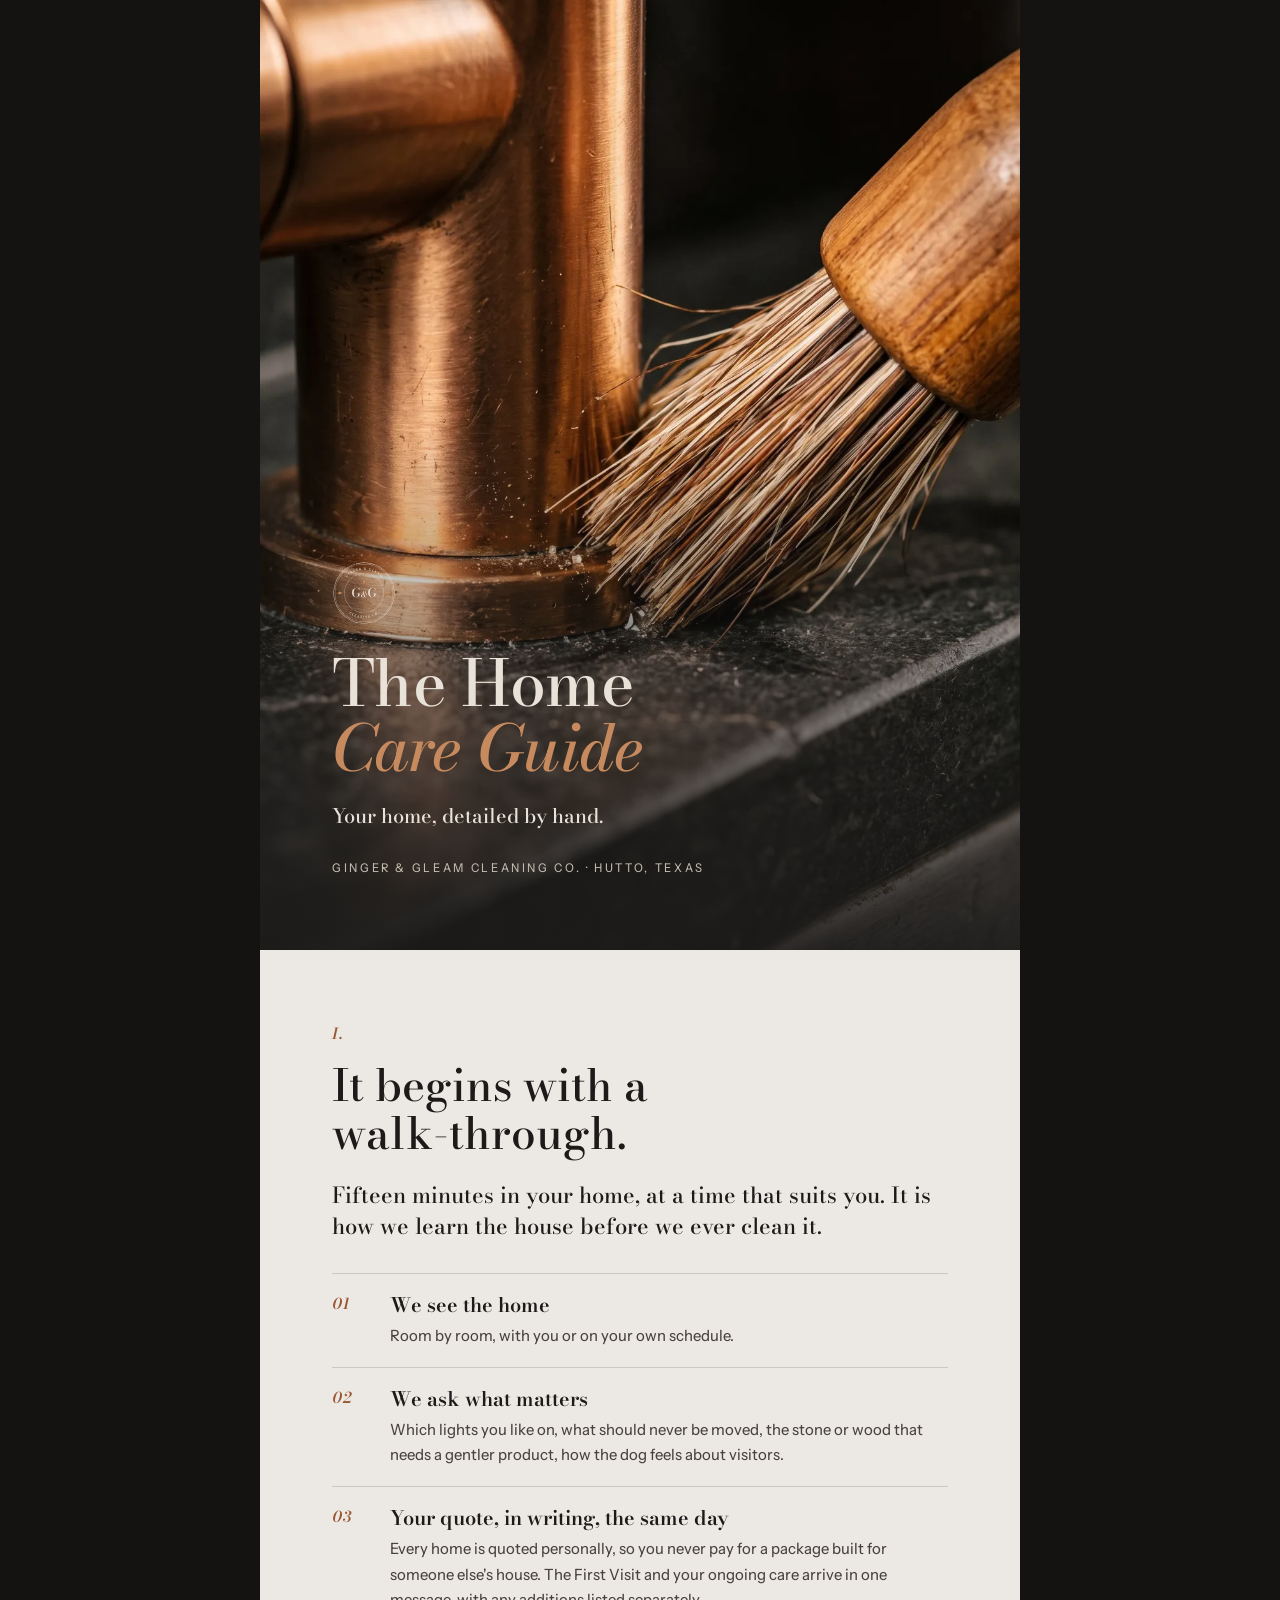
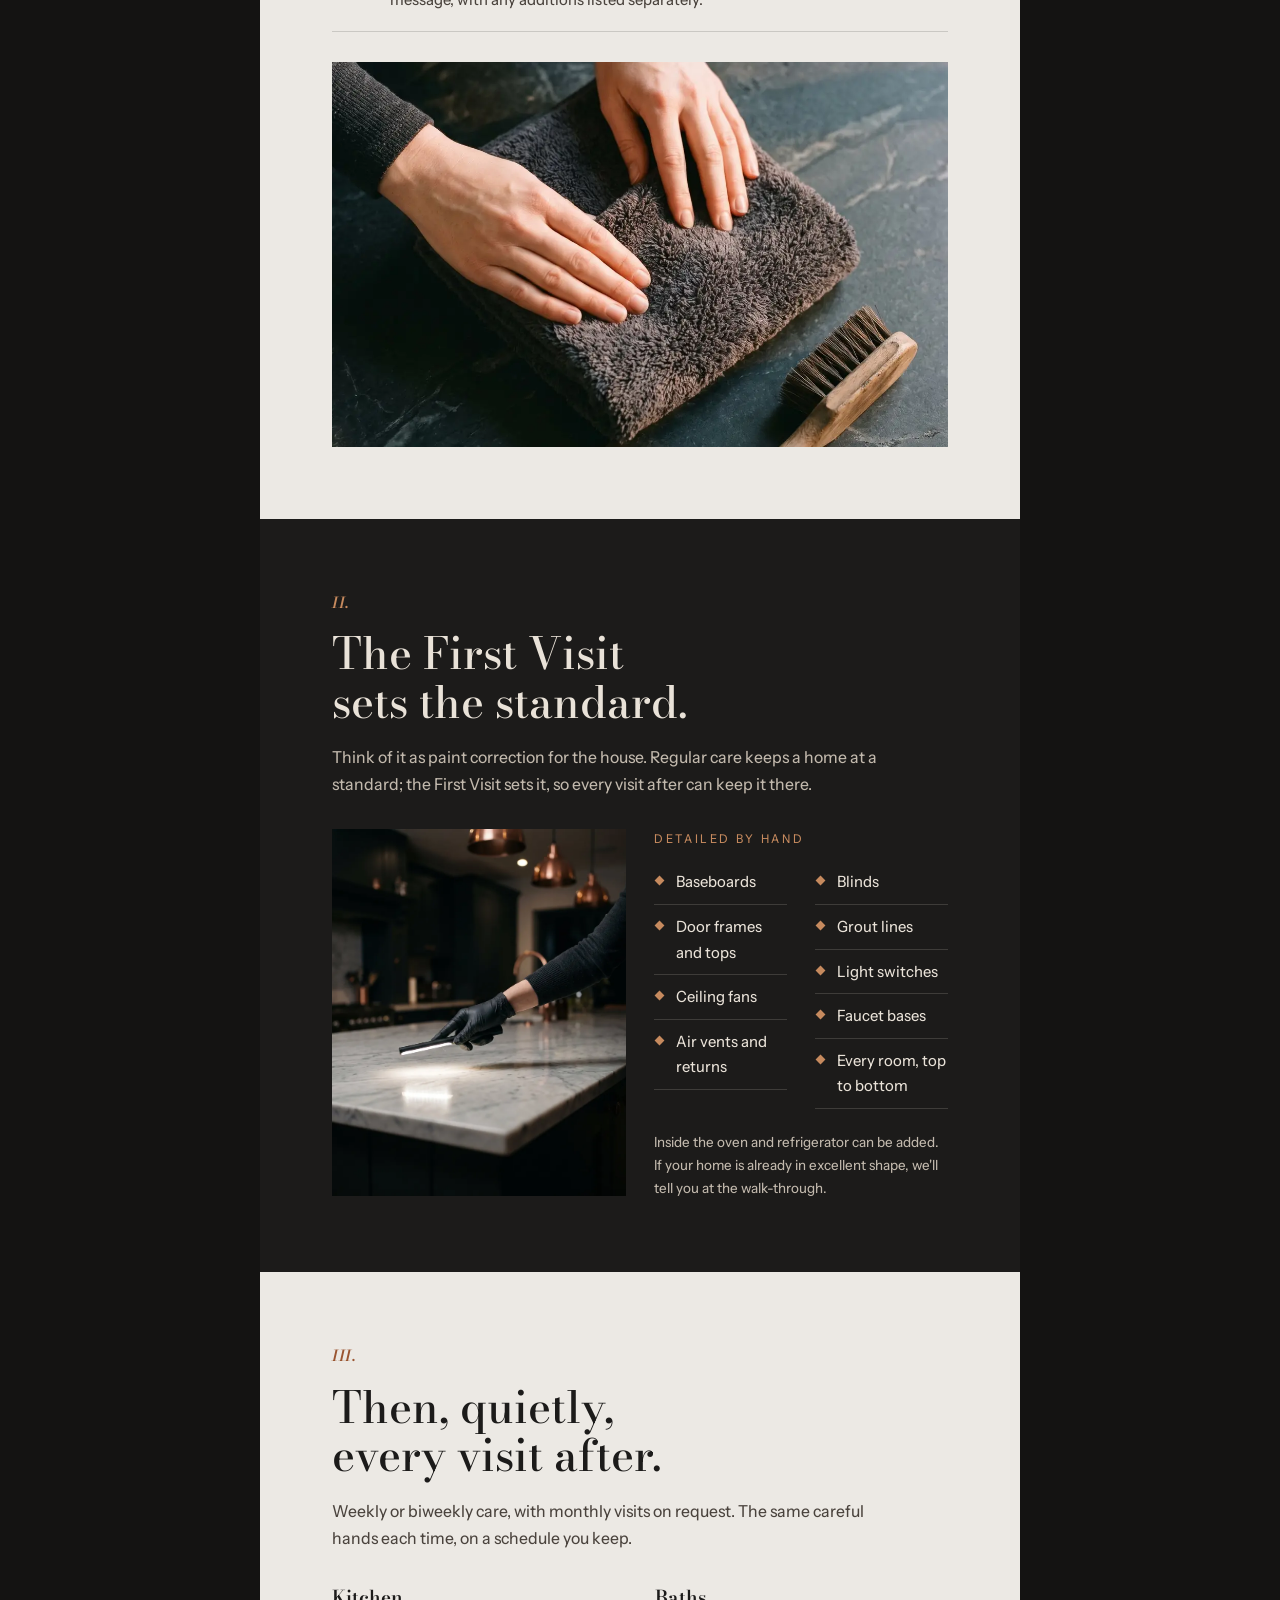
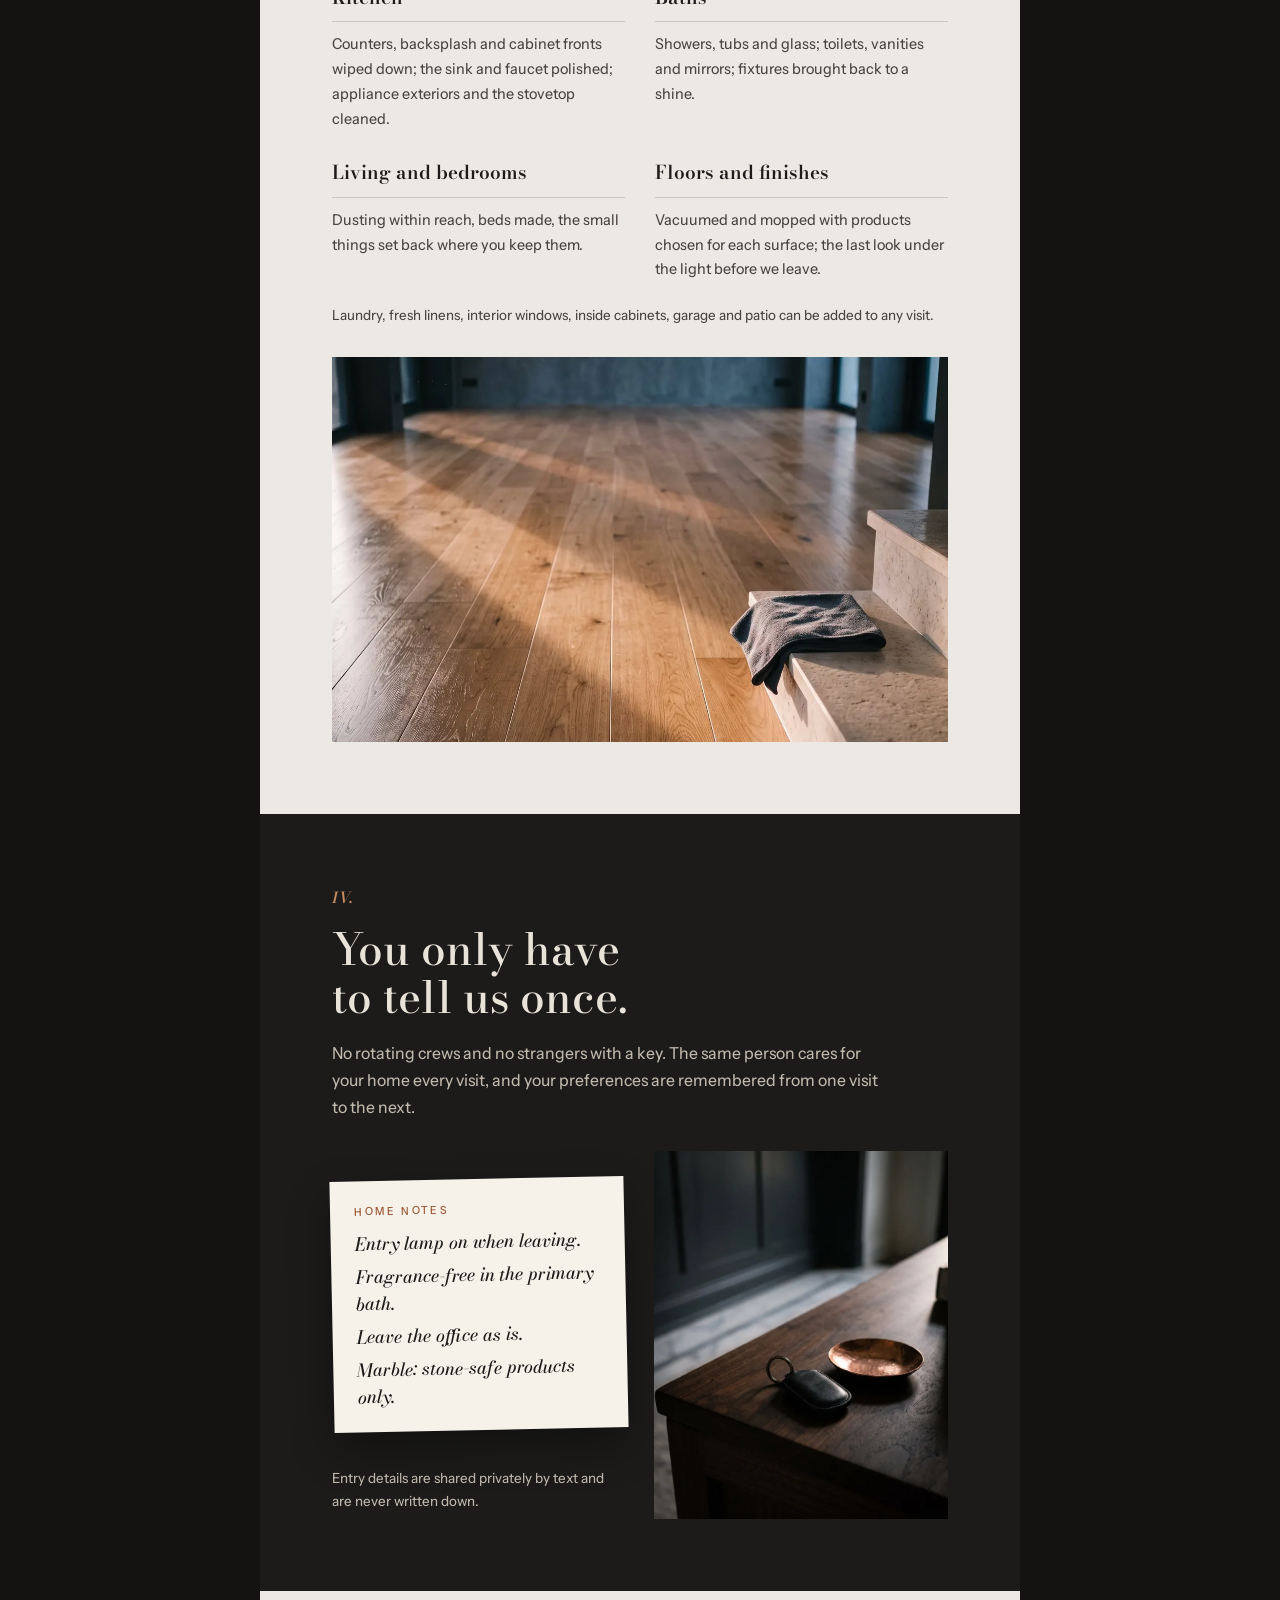
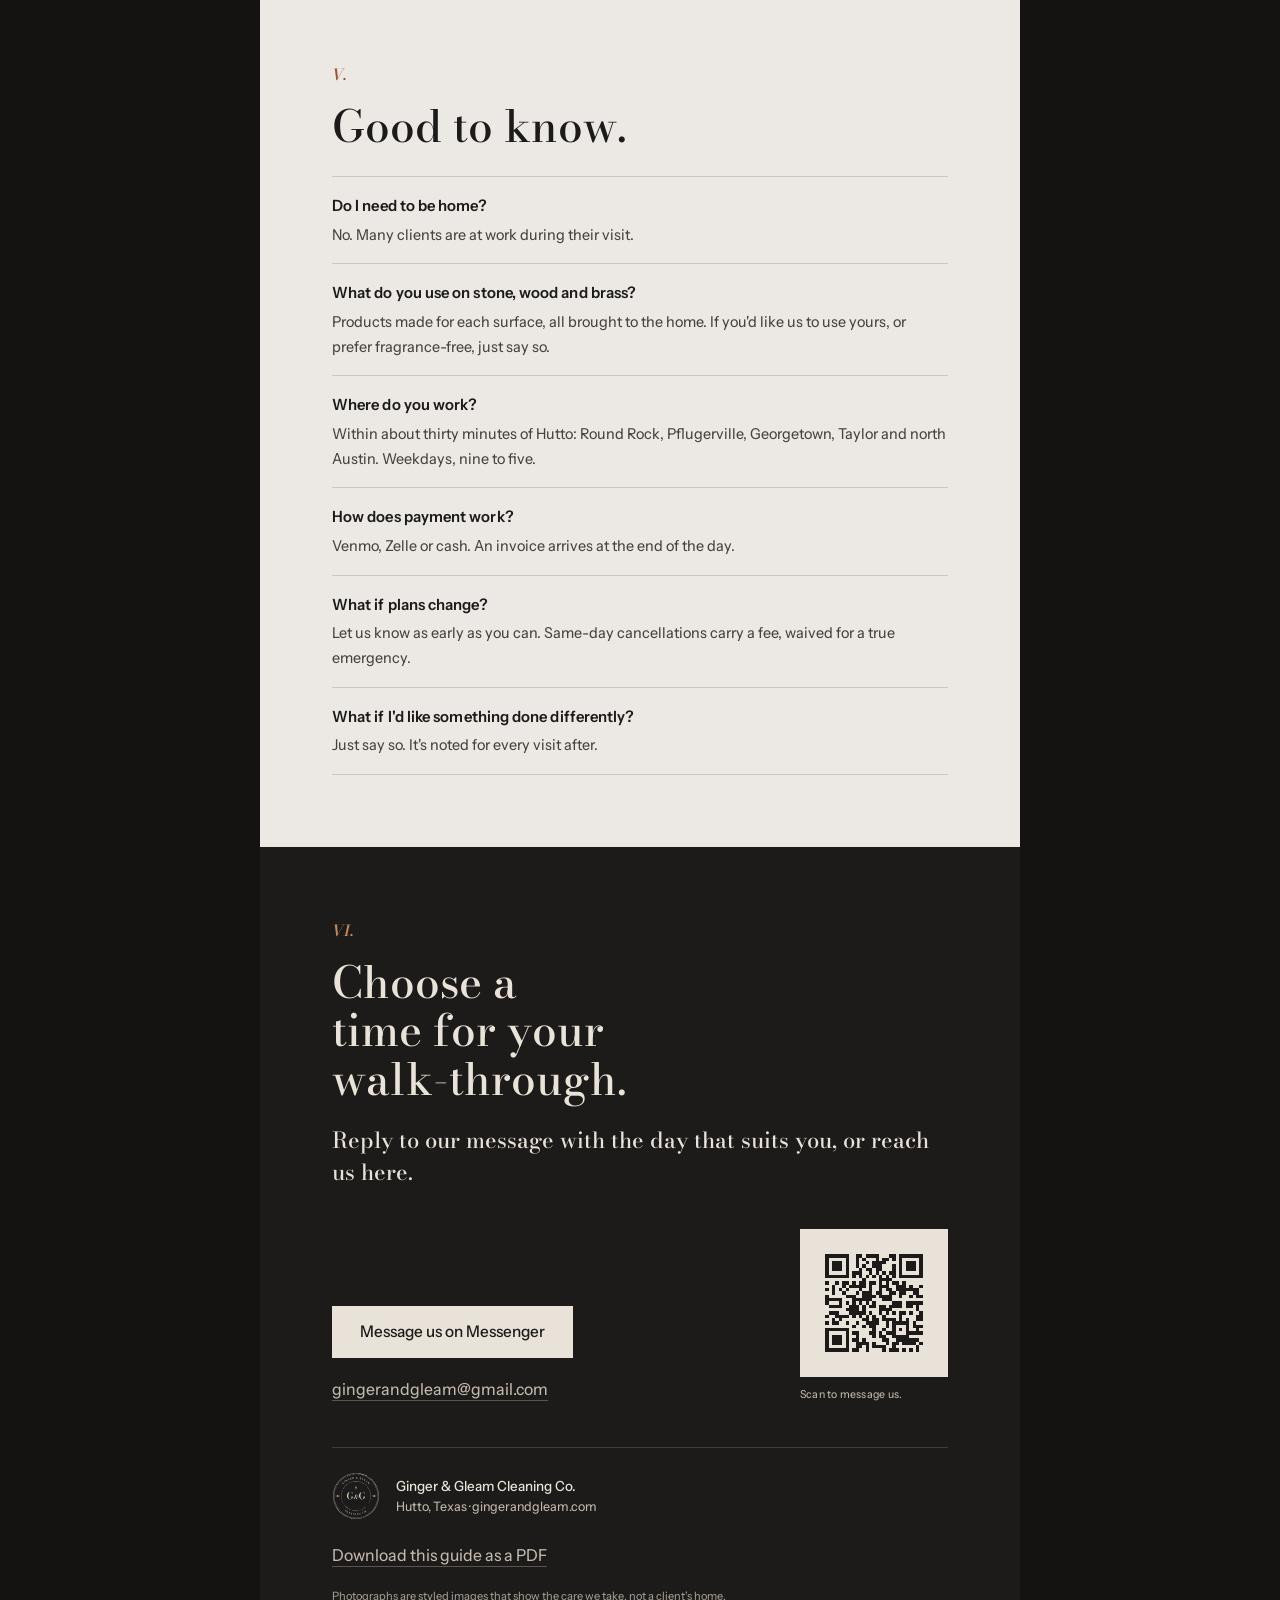
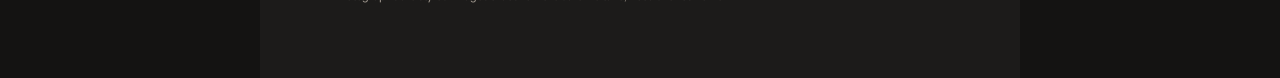
<file: guide/index.html>
<!doctype html>
<html lang="en">
<head>
<meta charset="utf-8">
<meta name="viewport" content="width=device-width, initial-scale=1, viewport-fit=cover">
<title>The Home Care Guide | Ginger &amp; Gleam Cleaning Co.</title>
<meta name="description" content="How Ginger &amp; Gleam cares for a home: the walk-through, the First Visit, and weekly and biweekly care within thirty minutes of Hutto, Texas.">
<meta name="robots" content="noindex">
<link rel="canonical" href="https://gingerandgleam.com/guide/">
<meta name="theme-color" content="#1C1B1A">
<link rel="icon" href="../assets/seal-on-light.svg" type="image/svg+xml">
<link rel="apple-touch-icon" href="../apple-touch-icon.png">
<meta property="og:type" content="article">
<meta property="og:site_name" content="Ginger &amp; Gleam Cleaning Co.">
<meta property="og:title" content="The Home Care Guide">
<meta property="og:description" content="How we care for a home, from the first walk-through to every visit after.">
<meta property="og:url" content="https://gingerandgleam.com/guide/">
<meta property="og:image" content="https://gingerandgleam.com/guide/guide-cover.jpg">
<meta property="og:image:width" content="1200">
<meta property="og:image:height" content="630">
<meta property="og:image:alt" content="The Home Care Guide from Ginger &amp; Gleam. A detailing brush at the base of a copper faucet.">
<meta name="twitter:card" content="summary_large_image">
<link rel="preload" href="../assets/fonts/BodoniModaText.woff2" as="font" type="font/woff2" crossorigin>
<link rel="preload" href="../assets/fonts/InstrumentSans.woff2" as="font" type="font/woff2" crossorigin>
<style>
@font-face{font-family:"Bodoni Moda";src:url("../assets/fonts/BodoniModaText.woff2") format("woff2");font-weight:400 900;font-style:normal;font-display:swap}
@font-face{font-family:"Bodoni Moda";src:url("../assets/fonts/BodoniModaText-Italic.woff2") format("woff2");font-weight:400 900;font-style:italic;font-display:swap}
@font-face{font-family:"Instrument Sans";src:url("../assets/fonts/InstrumentSans.woff2") format("woff2");font-weight:400 700;font-stretch:75% 100%;font-display:swap}
:root{
  --soapstone:#1C1B1A;--graphite:#252422;--bone:#E9E2D8;--plaster:#ECE9E4;
  --copper:#C68A5E;--copper-deep:#9A5531;--smoke:#C2B9AD;--stone:#4A433D;
  --rule-dark:rgba(233,226,216,.16);--rule-light:rgba(28,27,26,.16);
  --serif:"Bodoni Moda",Didot,"Bodoni 72",Georgia,serif;
  --sans:"Instrument Sans",-apple-system,BlinkMacSystemFont,"Helvetica Neue",Arial,sans-serif;
  --pad:clamp(24px,6vw,72px);
}
*,*::before,*::after{box-sizing:border-box}
html{-webkit-text-size-adjust:100%}
body{margin:0;background:#141312;color:var(--bone);font:450 16.5px/1.65 var(--sans);font-stretch:96%;-webkit-font-smoothing:antialiased}
img{display:block;max-width:100%;height:auto}
figure{margin:0}
h1,h2,h3{font-family:var(--serif);font-weight:500;margin:0;text-wrap:balance}
p{margin:0}p+p{margin-top:1em}
a{color:inherit}
::selection{background:var(--copper);color:var(--soapstone)}

.guide{max-width:760px;margin:0 auto;background:var(--soapstone)}
.page{position:relative;padding:var(--pad);overflow:hidden}
.page.paper{background:var(--plaster);color:var(--soapstone)}
.eyebrow{font-size:12px;letter-spacing:.22em;text-transform:uppercase;color:var(--copper)}
.paper .eyebrow{color:var(--copper-deep)}
.num{font-family:var(--serif);font-style:italic;font-weight:600;color:var(--copper);font-size:15px;letter-spacing:.04em}
.paper .num{color:var(--copper-deep)}
.title{font-size:clamp(30px,5.4vw,44px);line-height:1.1;margin-top:14px;max-width:16ch}
.lede{font-family:var(--serif);font-weight:500;font-size:clamp(19px,2.8vw,22px);line-height:1.45;margin-top:22px;max-width:30em}
.body{margin-top:18px;max-width:34em;color:var(--smoke)}
.paper .body{color:var(--stone)}
.rule{height:1px;background:var(--rule-dark);margin:36px 0}
.paper .rule{background:var(--rule-light)}

/* Cover */
.cover{padding:0;display:grid}
.cover figure{margin:0;position:relative}
.cover figure img{width:100%;aspect-ratio:4/5;object-fit:cover}
.cover figure::after{content:"";position:absolute;inset:0;background:linear-gradient(180deg,rgba(28,27,26,0) 45%,rgba(28,27,26,.92) 100%)}
.cover-copy{position:absolute;left:0;right:0;bottom:0;padding:var(--pad);z-index:1}
.cover-seal{width:64px;height:64px;margin-bottom:26px}
.cover h1{font-size:clamp(40px,8vw,64px);line-height:1.02;letter-spacing:-.01em}
.cover h1 em{color:var(--copper);font-style:italic}
.cover-sub{margin-top:18px;font-family:var(--serif);font-weight:500;font-size:20px;color:var(--bone)}
.cover-fine{margin-top:26px;font-size:12px;letter-spacing:.22em;text-transform:uppercase;color:var(--smoke)}

/* Steps */
.walk{display:grid;gap:0;margin-top:30px;border-top:1px solid var(--rule-light)}
.walk li{list-style:none;display:grid;grid-template-columns:44px 1fr;gap:14px;padding:18px 0;border-bottom:1px solid var(--rule-light)}
.walk h3{font-size:20px;line-height:1.25;font-weight:600}
.walk p{margin-top:6px;color:var(--stone);font-size:15.5px}
ol.walk{padding:0;margin-bottom:0}

/* First Visit list */
.split{display:grid;grid-template-columns:1fr;gap:28px;margin-top:30px}
.photo img{width:100%;aspect-ratio:4/5;object-fit:cover}
.photo figcaption{margin-top:10px;font-size:12px;color:var(--smoke);letter-spacing:.02em}
.paper .photo figcaption{color:var(--stone)}
.detail-list{list-style:none;margin:0;padding:0;columns:2;column-gap:28px}
.detail-list li{break-inside:avoid;padding:9px 0 9px 22px;position:relative;border-bottom:1px solid var(--rule-dark);font-size:15.5px}
.detail-list li::before{content:"";position:absolute;left:2px;top:17px;width:7px;height:7px;transform:rotate(45deg);background:var(--copper)}
.paper .detail-list li{border-color:var(--rule-light)}
.paper .detail-list li::before{background:var(--copper-deep)}
.note{margin-top:22px;font-size:14px;color:var(--smoke)}
.paper .note{color:var(--stone)}

/* Rooms */
.rooms{display:grid;grid-template-columns:1fr 1fr;gap:26px 30px;margin-top:30px}
.rooms h3{font-size:19px;font-weight:600;padding-bottom:8px;border-bottom:1px solid var(--rule-light)}
.rooms p{margin-top:10px;font-size:15px;color:var(--stone)}

/* Remember */
.remember{display:grid;gap:14px;margin-top:28px}
.card{background:#F6F2EA;color:var(--soapstone);padding:22px 24px;transform:rotate(-1.2deg);box-shadow:0 18px 40px rgba(0,0,0,.35);max-width:420px}
.card p{font-family:var(--serif);font-style:italic;font-weight:500;font-size:18px;line-height:1.5}
.card p+p{margin-top:.35em}
.card .card-head{font-family:var(--sans);font-style:normal;font-size:11px;letter-spacing:.22em;text-transform:uppercase;color:var(--copper-deep);margin-bottom:10px}

/* Good to know */
.know{margin-top:26px;display:grid;gap:0}
.know div{padding:16px 0;border-bottom:1px solid var(--rule-light)}
.know div:first-child{border-top:1px solid var(--rule-light)}
.know h3{font-family:var(--sans);font-weight:600;font-size:15.5px;letter-spacing:.005em}
.know p{margin-top:4px;font-size:15px;color:var(--stone)}

/* Close */
.close{text-align:left}
.close .title{max-width:13ch}
.cta{display:flex;flex-wrap:wrap;align-items:center;gap:18px 26px;margin-top:30px}
.button{display:inline-flex;align-items:center;min-height:52px;padding:0 28px;background:var(--bone);color:var(--soapstone);text-decoration:none;font-weight:500;font-size:16px}
.button:hover{background:var(--copper)}
.quiet{color:var(--smoke);text-underline-offset:5px;text-decoration-color:rgba(163,154,143,.45)}
.close-grid{display:grid;grid-template-columns:1fr auto;gap:30px;align-items:end;margin-top:40px}
.qr{background:var(--bone);padding:12px;width:148px}
.qr img{width:124px;height:124px}
.qr-cap{font-size:11px;color:var(--smoke);margin-top:8px;letter-spacing:.02em;width:148px}
.sign{display:flex;align-items:center;gap:16px;margin-top:44px;padding-top:24px;border-top:1px solid var(--rule-dark)}
.sign img{width:48px;height:48px}
.sign p{font-size:13px;color:var(--smoke);line-height:1.5}
.sign strong{display:block;color:var(--bone);font-weight:500;font-size:14px}
.footnote{font-size:11.5px;color:var(--smoke);margin-top:18px;opacity:.8}

@media (min-width:640px){
  .split{grid-template-columns:1fr 1fr;align-items:start}
  .split.flip .photo{order:2}
}
@media (max-width:520px){
  .detail-list{columns:1}
  .rooms{grid-template-columns:1fr}
  .close-grid{grid-template-columns:1fr}
}

.fill{margin:30px 0 0}
.fill img{width:100%;aspect-ratio:16/10;object-fit:cover}
/* Print / PDF: one section per page, 6 x 9 in */
@page{size:6in 9in;margin:0}
@media print{
  body{background:var(--soapstone);font-size:11pt}
  .guide{max-width:none}
  .page{height:9in;padding:.6in .55in;break-after:page;page-break-after:always;display:flex;flex-direction:column}
  .page:last-child{break-after:auto}
  .cover{padding:0;display:block}
  .cover figure img{height:9in;aspect-ratio:auto}
  .cover-copy{padding:.6in .55in}
  .cover h1{font-size:44pt}
  .cover-sub{font-size:15pt}
  .cover-fine{font-size:8pt}
  .num{font-size:12pt}
  .title{font-size:28pt;margin-top:8px}
  .lede{font-size:14pt;margin-top:16px}
  .body{font-size:11pt;margin-top:14px}
  .walk{margin-top:18px}
  .walk li{padding:14px 0;grid-template-columns:34px 1fr}
  .walk h3{font-size:14pt}
  .walk p{font-size:10.5pt}
  .split,.split.flip{display:grid;grid-template-columns:minmax(0,1fr) minmax(0,1fr);gap:22px;margin-top:22px;flex:1;min-height:0;align-items:stretch}
  .split.flip .photo{order:2}
  .photo{min-height:0;width:100%;height:100%}
  .photo img{width:100%;height:100%;aspect-ratio:auto;object-fit:cover}
  .split > div{align-self:end}
  .fill{flex:1;min-height:0;margin-top:22px}
  .fill img{height:100%;aspect-ratio:auto}
  .detail-list{columns:1}
  .detail-list li{font-size:10.5pt;padding:6px 0 6px 18px}
  .detail-list li::before{top:13px;width:6px;height:6px}
  .note{font-size:9.5pt;margin-top:14px}
  .rooms{gap:18px 22px;margin-top:20px}
  .rooms h3{font-size:14pt}
  .rooms p{font-size:10.5pt;margin-top:8px}
  .page.paper > .note{margin-top:22px}
  .card{padding:16px 18px;max-width:none}
  .card p{font-size:12.5pt}
  .remember{margin-top:0}
  .know{margin-top:22px;flex:1;display:flex;flex-direction:column;justify-content:space-between}
  .know div{padding:12px 0}
  .know h3{font-size:11pt}
  .know p{font-size:10.5pt}
  .cta{margin-top:0;flex-direction:column;align-items:flex-start;gap:14px}
  .button{min-height:42px;font-size:11pt;padding:0 22px}
  .close-grid{margin-top:auto}
  .sign{margin-top:30px}
  .sign p{font-size:10pt}
  .footnote{font-size:8.5pt}
  .qr-cap{font-size:8.5pt}
}
</style>
</head>
<body>
<main class="guide">

<!-- 1 · Cover -->
<section class="page cover" aria-label="Cover">
  <figure>
    <img src="../assets/img/brush-1200.webp" width="1200" height="1490" alt="A boar's-hair detailing brush at the base of a copper faucet.">
  </figure>
  <div class="cover-copy">
    <img class="cover-seal" src="../assets/seal-on-dark.svg" alt="Ginger &amp; Gleam seal" width="64" height="64">
    <h1>The Home<br><em>Care Guide</em></h1>
    <p class="cover-sub">Your home, detailed by hand.</p>
    <p class="cover-fine">Ginger &amp; Gleam Cleaning Co. · Hutto, Texas</p>
  </div>
</section>

<!-- 2 · Walk-through -->
<section class="page paper" aria-labelledby="t-walk">
  <p class="num">I.</p>
  <h2 id="t-walk" class="title">It begins with a walk-through.</h2>
  <p class="lede">Fifteen minutes in your home, at a time that suits you. It is how we learn the house before we ever clean it.</p>
  <ol class="walk">
    <li><span class="num">01</span><div><h3>We see the home</h3><p>Room by room, with you or on your own schedule.</p></div></li>
    <li><span class="num">02</span><div><h3>We ask what matters</h3><p>Which lights you like on, what should never be moved, the stone or wood that needs a gentler product, how the dog feels about visitors.</p></div></li>
    <li><span class="num">03</span><div><h3>Your quote, in writing, the same day</h3><p>Every home is quoted personally, so you never pay for a package built for someone else's house. The First Visit and your ongoing care arrive in one message, with any additions listed separately.</p></div></li>
  </ol>
  <figure class="fill"><img src="../assets/img/owner-1200.webp" width="1200" height="1490" alt="A woman's hands smoothing a folded charcoal towel on a soapstone counter, a detailing brush beside it."></figure>
</section>

<!-- 3 · First Visit -->
<section class="page" aria-labelledby="t-first">
  <p class="num">II.</p>
  <h2 id="t-first" class="title">The First Visit sets the standard.</h2>
  <p class="body">Think of it as paint correction for the house. Regular care keeps a home at a standard; the First Visit sets it, so every visit after can keep it there.</p>
  <div class="split">
    <figure class="photo">
      <img src="../assets/img/inspect-800.webp" width="800" height="993" alt="A woman's gloved hand raking an inspection light across a marble island.">
    </figure>
    <div>
      <p class="eyebrow">Detailed by hand</p>
      <ul class="detail-list" style="margin-top:12px">
        <li>Baseboards</li>
        <li>Door frames and tops</li>
        <li>Ceiling fans</li>
        <li>Air vents and returns</li>
        <li>Blinds</li>
        <li>Grout lines</li>
        <li>Light switches</li>
        <li>Faucet bases</li>
        <li>Every room, top to bottom</li>
      </ul>
      <p class="note">Inside the oven and refrigerator can be added. If your home is already in excellent shape, we'll tell you at the walk-through.</p>
    </div>
  </div>
</section>

<!-- 4 · Every visit after -->
<section class="page paper" aria-labelledby="t-care">
  <p class="num">III.</p>
  <h2 id="t-care" class="title">Then, quietly, every visit after.</h2>
  <p class="body">Weekly or biweekly care, with monthly visits on request. The same careful hands each time, on a schedule you keep.</p>
  <div class="rooms">
    <div><h3>Kitchen</h3><p>Counters, backsplash and cabinet fronts wiped down; the sink and faucet polished; appliance exteriors and the stovetop cleaned.</p></div>
    <div><h3>Baths</h3><p>Showers, tubs and glass; toilets, vanities and mirrors; fixtures brought back to a shine.</p></div>
    <div><h3>Living and bedrooms</h3><p>Dusting within reach, beds made, the small things set back where you keep them.</p></div>
    <div><h3>Floors and finishes</h3><p>Vacuumed and mopped with products chosen for each surface; the last look under the light before we leave.</p></div>
  </div>
  <p class="note">Laundry, fresh linens, interior windows, inside cabinets, garage and patio can be added to any visit.</p>
  <figure class="fill"><img src="../assets/img/floor-1200.webp" width="1200" height="1490" alt="Low sun across a polished oak floor, a folded charcoal towel on the bottom stair."></figure>
</section>

<!-- 5 · Remember -->
<section class="page" aria-labelledby="t-remember">
  <p class="num">IV.</p>
  <h2 id="t-remember" class="title">You only have to tell us once.</h2>
  <p class="body">No rotating crews and no strangers with a key. The same person cares for your home every visit, and your preferences are remembered from one visit to the next.</p>
  <div class="split flip">
    <div class="remember">
      <div class="card">
        <p class="card-head">Home notes</p>
        <p>Entry lamp on when leaving.</p>
        <p>Fragrance-free in the primary bath.</p>
        <p>Leave the office as is.</p>
        <p>Marble: stone-safe products only.</p>
      </div>
      <p class="note">Entry details are shared privately by text and are never written down.</p>
    </div>
    <figure class="photo">
      <img src="../assets/img/fob-800.webp" width="800" height="993" alt="A leather key fob beside a copper dish on a walnut entry console.">
    </figure>
  </div>
</section>

<!-- 6 · Good to know -->
<section class="page paper" aria-labelledby="t-know">
  <p class="num">V.</p>
  <h2 id="t-know" class="title">Good to know.</h2>
  <div class="know">
    <div><h3>Do I need to be home?</h3><p>No. Many clients are at work during their visit.</p></div>
    <div><h3>What do you use on stone, wood and brass?</h3><p>Products made for each surface, all brought to the home. If you'd like us to use yours, or prefer fragrance-free, just say so.</p></div>
    <div><h3>Where do you work?</h3><p>Within about thirty minutes of Hutto: Round Rock, Pflugerville, Georgetown, Taylor and north Austin. Weekdays, nine to five.</p></div>
    <div><h3>How does payment work?</h3><p>Venmo, Zelle or cash. An invoice arrives at the end of the day.</p></div>
    <div><h3>What if plans change?</h3><p>Let us know as early as you can. Same-day cancellations carry a fee, waived for a true emergency.</p></div>
    <div><h3>What if I'd like something done differently?</h3><p>Just say so. It's noted for every visit after.</p></div>
  </div>
</section>

<!-- 7 · Close -->
<section class="page close" aria-labelledby="t-close">
  <p class="num">VI.</p>
  <h2 id="t-close" class="title">Choose a time for your walk-through.</h2>
  <p class="lede">Reply to our message with the day that suits you, or reach us here.</p>
  <div class="close-grid">
    <div class="cta">
      <a class="button" href="https://m.me/61587592953067?ref=guide" target="_blank" rel="noopener">Message us on Messenger</a>
      <a class="quiet" href="mailto:gingerandgleam@gmail.com">gingerandgleam@gmail.com</a>
    </div>
    <div>
      <div class="qr"><img src="../assets/messenger-qr.svg" width="124" height="124" alt="QR code that opens a Messenger conversation with Ginger &amp; Gleam."></div>
      <p class="qr-cap">Scan to message us.</p>
    </div>
  </div>
  <div class="sign">
    <img src="../assets/seal-on-dark.svg" alt="" width="48" height="48">
    <p><strong>Ginger &amp; Gleam Cleaning Co.</strong>Hutto, Texas · gingerandgleam.com</p>
  </div>
  <p class="noprint" style="margin-top:22px"><a class="quiet" href="Ginger-and-Gleam-Home-Care-Guide.pdf" download>Download this guide as a PDF</a></p>
  <p class="footnote">Photographs are styled images that show the care we take, not a client's home.</p>
</section>

</main>
</body>
</html>
</file>
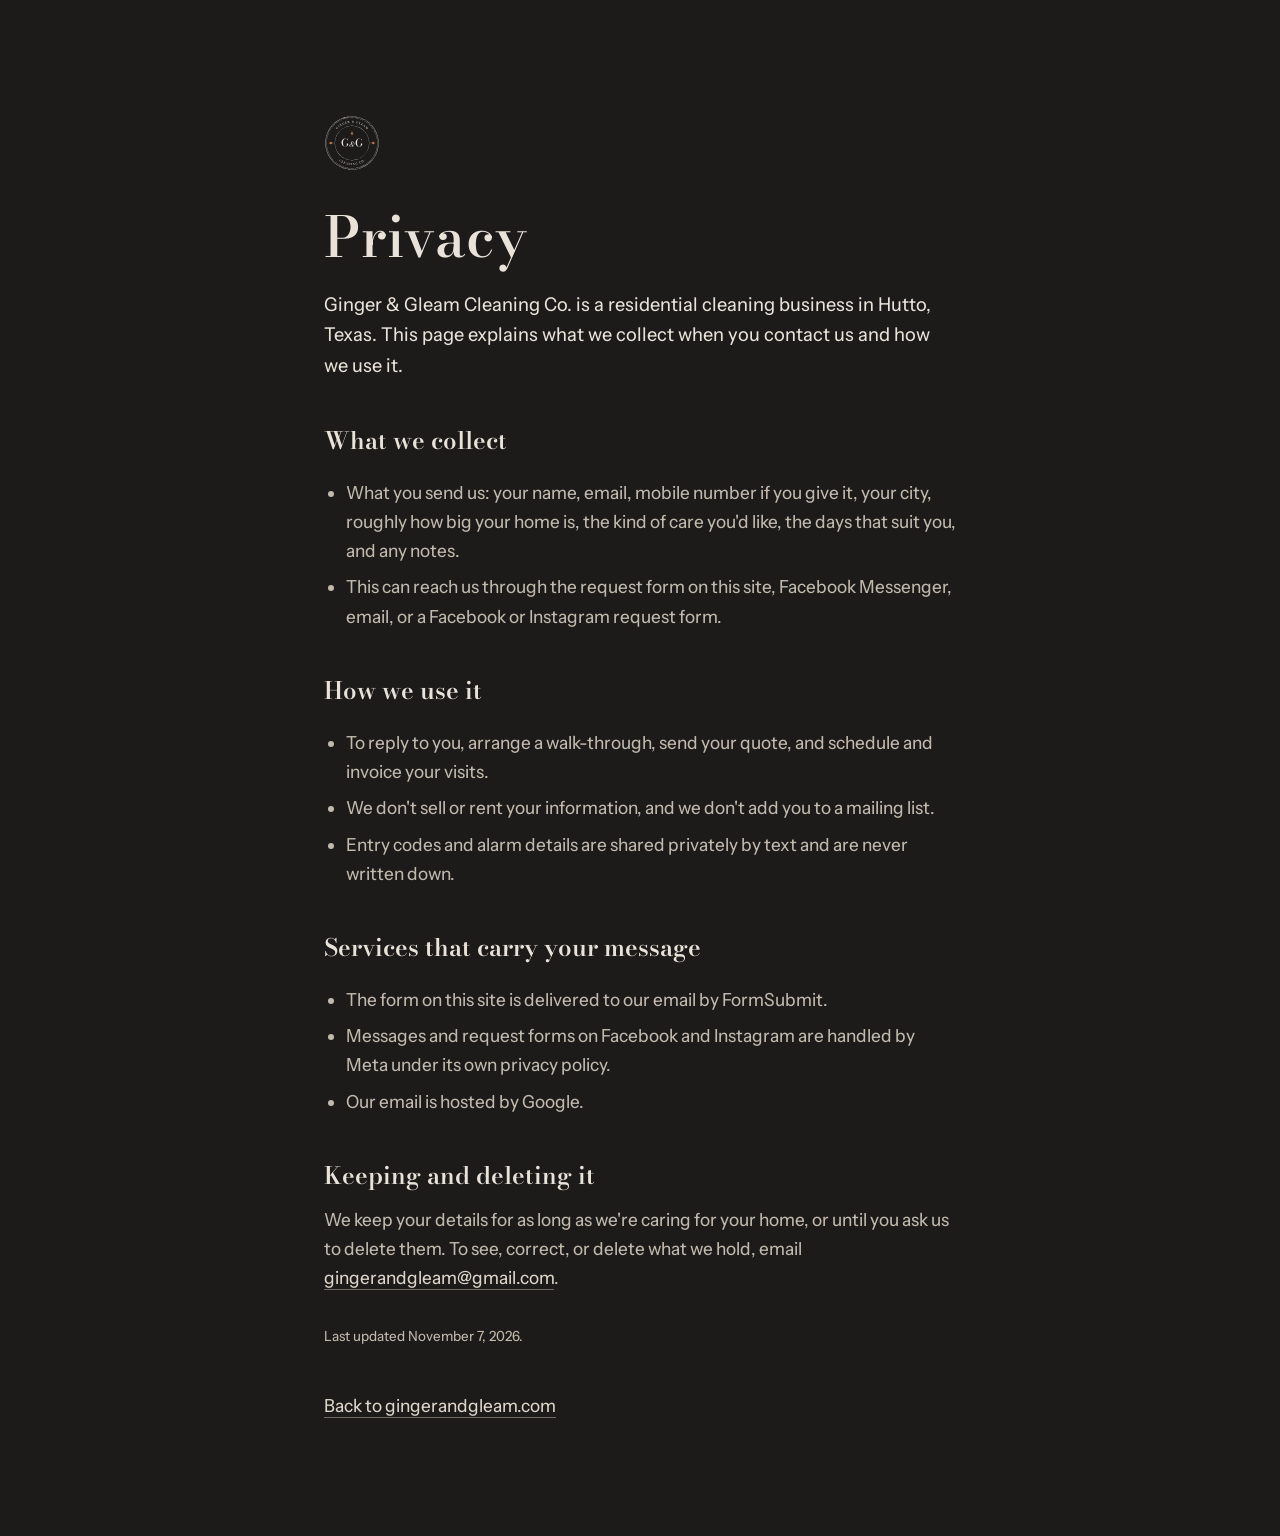
<file: privacy/index.html>
<!doctype html>
<html lang="en">
<head>
<meta charset="utf-8">
<meta name="viewport" content="width=device-width, initial-scale=1, viewport-fit=cover">
<title>Privacy | Ginger &amp; Gleam Cleaning Co.</title>
<meta name="robots" content="index,follow">
<meta name="description" content="What Ginger &amp; Gleam Cleaning Co. collects when you contact us, how we use it, and how to have it deleted.">
<link rel="canonical" href="https://gingerandgleam.com/privacy/">
<meta name="theme-color" content="#1C1B1A">
<link rel="icon" href="../assets/seal-on-light.svg" type="image/svg+xml">
<link rel="stylesheet" href="../assets/site.css">
<style>
.doc{padding-block:clamp(56px,9vw,120px)}
.doc .frame{max-width:760px}
.doc .seal{width:56px;height:56px;margin-bottom:36px}
.doc h1{font-size:clamp(36px,5vw,56px);line-height:1.08}
.doc h2{font-size:24px;font-weight:600;margin-top:40px;margin-bottom:10px}
.doc p,.doc li{color:var(--smoke)}
.doc ul{padding-left:1.2em}
.doc li+li{margin-top:.4em}
.doc .lede{margin-top:22px;font-size:19px;color:var(--bone)}
.doc .back{display:inline-block;margin-top:44px}
</style>
</head>
<body>
<main class="doc">
<div class="frame">
<a href="../"><img class="seal" src="../assets/seal-on-dark.svg" alt="Ginger &amp; Gleam home" width="56" height="56"></a>
<h1>Privacy</h1>
<p class="lede">Ginger &amp; Gleam Cleaning Co. is a residential cleaning business in Hutto, Texas. This page explains what we collect when you contact us and how we use it.</p>
<h2>What we collect</h2>
<ul>
<li>What you send us: your name, email, mobile number if you give it, your city, roughly how big your home is, the kind of care you'd like, the days that suit you, and any notes.</li>
<li>This can reach us through the request form on this site, Facebook Messenger, email, or a Facebook or Instagram request form.</li>
</ul>
<h2>How we use it</h2>
<ul>
<li>To reply to you, arrange a walk-through, send your quote, and schedule and invoice your visits.</li>
<li>We don't sell or rent your information, and we don't add you to a mailing list.</li>
<li>Entry codes and alarm details are shared privately by text and are never written down.</li>
</ul>
<h2>Services that carry your message</h2>
<ul>
<li>The form on this site is delivered to our email by FormSubmit.</li>
<li>Messages and request forms on Facebook and Instagram are handled by Meta under its own privacy policy.</li>
<li>Our email is hosted by Google.</li>
</ul>
<h2>Keeping and deleting it</h2>
<p>We keep your details for as long as we're caring for your home, or until you ask us to delete them. To see, correct, or delete what we hold, email <a class="quiet-link on-dark" href="mailto:gingerandgleam@gmail.com">gingerandgleam@gmail.com</a>.</p>
<p class="soft" style="margin-top:32px;font-size:14px">Last updated November 7, 2026.</p>
<a class="quiet-link on-dark back" href="../">Back to gingerandgleam.com</a>
</div>
</main>
</body>
</html>
</file>
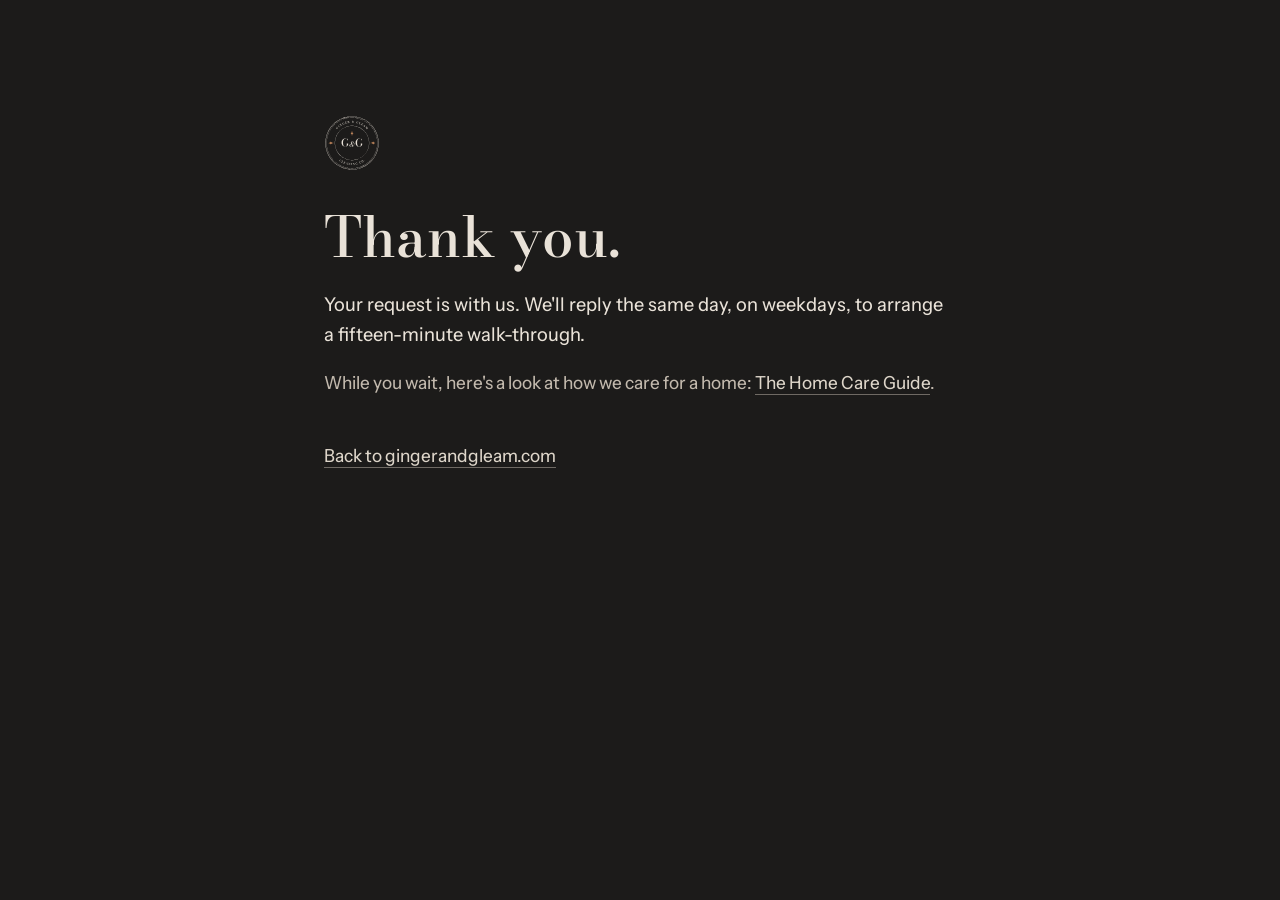
<file: thanks/index.html>
<!doctype html>
<html lang="en">
<head>
<meta charset="utf-8">
<meta name="viewport" content="width=device-width, initial-scale=1, viewport-fit=cover">
<title>Thank you | Ginger &amp; Gleam Cleaning Co.</title>
<meta name="robots" content="noindex">
<link rel="canonical" href="https://gingerandgleam.com/thanks/">
<meta name="theme-color" content="#1C1B1A">
<link rel="icon" href="../assets/seal-on-light.svg" type="image/svg+xml">
<link rel="stylesheet" href="../assets/site.css">
<style>
.doc{padding-block:clamp(56px,9vw,120px)}
.doc .frame{max-width:760px}
.doc .seal{width:56px;height:56px;margin-bottom:36px}
.doc h1{font-size:clamp(36px,5vw,56px);line-height:1.08}
.doc h2{font-size:24px;font-weight:600;margin-top:40px;margin-bottom:10px}
.doc p,.doc li{color:var(--smoke)}
.doc ul{padding-left:1.2em}
.doc li+li{margin-top:.4em}
.doc .lede{margin-top:22px;font-size:19px;color:var(--bone)}
.doc .back{display:inline-block;margin-top:44px}
</style>
</head>
<body>
<main class="doc">
<div class="frame">
<a href="../"><img class="seal" src="../assets/seal-on-dark.svg" alt="Ginger &amp; Gleam home" width="56" height="56"></a>
<h1>Thank you.</h1>
<p class="lede">Your request is with us. We'll reply the same day, on weekdays, to arrange a fifteen-minute walk-through.</p>
<p>While you wait, here's a look at how we care for a home: <a class="quiet-link on-dark" href="../guide/">The Home Care Guide</a>.</p>
<a class="quiet-link on-dark back" href="../">Back to gingerandgleam.com</a>
</div>
</main>
</body>
</html>
</file>
<file: assets/site.css>
/* Ginger & Gleam — "Your home, detailed by hand."
   Dark soapstone grounds with plaster reading rooms; copper only where light lands.
   One signature: the inspection light over the list of surfaces. */

/* Bodoni Moda, pinned to its sturdier optical sizes: the hairlines of the fashion cut were too thin to read at a glance.
   "Text" (opsz 12) carries every heading; "Display" (opsz 22) is only for the hero line. */
@font-face{font-family:"Bodoni Moda Text";src:url("fonts/BodoniModaText.woff2") format("woff2");font-weight:400 900;font-style:normal;font-display:swap}
@font-face{font-family:"Bodoni Moda Text";src:url("fonts/BodoniModaText-Italic.woff2") format("woff2");font-weight:400 900;font-style:italic;font-display:swap}
@font-face{font-family:"Bodoni Moda Display";src:url("fonts/BodoniModaDisplay.woff2") format("woff2");font-weight:400 900;font-style:normal;font-display:swap}
@font-face{font-family:"Bodoni Moda Display";src:url("fonts/BodoniModaDisplay-Italic.woff2") format("woff2");font-weight:400 900;font-style:italic;font-display:swap}
@font-face{font-family:"Instrument Sans";src:url("fonts/InstrumentSans.woff2") format("woff2");font-weight:400 700;font-stretch:75% 100%;font-style:normal;font-display:swap}

:root{
  --soapstone:#1C1B1A;
  --graphite:#252422;
  --bone:#E9E2D8;
  --plaster:#ECE9E4;
  --copper:#C68A5E;
  --copper-deep:#9A5531;
  --mist:#DDD5C9;
  --smoke:#C2B9AD;
  --stone:#453E38;
  --rule-dark:rgba(233,226,216,.14);
  --rule-light:rgba(28,27,26,.14);

  --serif:"Bodoni Moda Text","Bodoni 72",Didot,Georgia,serif;
  --display:"Bodoni Moda Display","Bodoni Moda Text","Bodoni 72",Didot,Georgia,serif;
  --sans:"Instrument Sans",-apple-system,BlinkMacSystemFont,"Helvetica Neue",Arial,sans-serif;

  --gutter:clamp(20px,5vw,64px);
  --section:clamp(96px,13vw,184px);
  --ease:cubic-bezier(.2,.7,.2,1);
  --bleed:calc(-1 * (var(--gutter) + max(0px, (100vw - 1320px) / 2)));
}

*,*::before,*::after{box-sizing:border-box}
html{-webkit-text-size-adjust:100%;scroll-padding-top:80px}
@media (prefers-reduced-motion:no-preference){html{scroll-behavior:smooth}}
html,body{overflow-x:clip}
body{margin:0;background:var(--soapstone);color:var(--bone);font:450 18px/1.62 var(--sans);font-stretch:96%;-webkit-font-smoothing:antialiased;-moz-osx-font-smoothing:grayscale;text-rendering:optimizeLegibility}
img{display:block;max-width:100%;height:auto}
figure{margin:0}
a{color:inherit}
h1,h2,h3{font-family:var(--serif);font-weight:540;margin:0;text-wrap:balance}
p{margin:0}
p+p{margin-top:1em}
::selection{background:var(--copper);color:var(--soapstone)}
:focus-visible{outline:2px solid var(--copper);outline-offset:4px;border-radius:2px}

.visually-hidden{position:absolute!important;width:1px;height:1px;overflow:hidden;clip:rect(0 0 0 0);white-space:nowrap}
.skip{position:absolute;left:16px;top:-60px;z-index:20;background:var(--bone);color:var(--soapstone);padding:10px 14px;text-decoration:none}
.skip:focus{top:12px}

.frame{width:100%;max-width:1320px;margin-inline:auto;padding-inline:max(var(--gutter),env(safe-area-inset-left)) max(var(--gutter),env(safe-area-inset-right))}
.measure{max-width:33em}
.soft{color:var(--mist)}
.paper{background:var(--plaster);color:var(--soapstone)}
.paper .soft{color:var(--stone)}

/* Type scale: perfect fourth from 17px. */
.statement{font-size:clamp(34px,4.5vw,62px);line-height:1.08;letter-spacing:-.012em;max-width:16ch}
.section-title{font-size:clamp(32px,3.8vw,52px);line-height:1.1;letter-spacing:-.01em;max-width:18ch}
.small-title{font-size:clamp(24px,2.2vw,30px);line-height:1.2;font-weight:600}

/* Wayfinding label: tells a skimming reader where they are. */
.label{display:flex;align-items:center;gap:14px;margin:0 0 22px;font:600 12.5px/1 var(--sans);letter-spacing:.22em;text-transform:uppercase;color:var(--copper)}
.label::before{content:"";width:34px;height:1px;background:currentColor;opacity:.7}
.paper .label{color:var(--copper-deep)}
.statement+p,.section-title+p{margin-top:28px}

/* Header */
.site-head{position:fixed;inset:0 0 auto;z-index:10;transition:background-color .4s var(--ease),border-color .4s var(--ease);border-bottom:1px solid transparent}
.site-head.is-solid{background:rgba(28,27,26,.94);-webkit-backdrop-filter:blur(10px);backdrop-filter:blur(10px);border-bottom-color:var(--rule-dark)}
.head-row{display:flex;align-items:center;justify-content:space-between;gap:24px;height:72px}
.brand{display:flex;align-items:center;gap:12px;text-decoration:none}
.brand img{width:40px;height:40px}
.brand span{font:600 22px/1 var(--serif);letter-spacing:.012em;white-space:nowrap}
.head-nav{display:flex;align-items:center;gap:34px;font:600 12.5px/1 var(--sans);letter-spacing:.16em;text-transform:uppercase}
.head-nav a{text-decoration:none;color:var(--mist);padding:12px 0;transition:color .2s}
.head-nav a:hover{color:var(--bone)}
.head-nav .head-cta{color:var(--bone);border:1px solid var(--copper);padding:13px 18px;transition:background-color .25s var(--ease),color .25s var(--ease)}
.head-nav .head-cta:hover{background:var(--copper);color:var(--soapstone)}
@media (max-width:820px){.head-nav a:not(.head-cta){display:none}.brand{gap:10px}.brand img{width:34px;height:34px}.brand span{font-size:18px}.head-row{gap:12px}.head-nav .head-cta{padding:11px 12px;font-size:11.5px;letter-spacing:.13em;white-space:nowrap}.head-cta .wide-only{display:none}}

/* Buttons and quiet links */
.button{position:relative;overflow:hidden;display:inline-flex;align-items:center;gap:14px;min-height:58px;padding:0 30px;background:var(--bone);color:var(--soapstone);text-decoration:none;font:600 13.5px/1 var(--sans);letter-spacing:.16em;text-transform:uppercase;border-radius:0;transition:background-color .35s var(--ease)}
.button::after{content:"";width:22px;height:1px;background:currentColor;transition:width .35s var(--ease)}
/* Hover is the brand's verb: a light rakes across. */
.button::before{content:"";position:absolute;inset:0;background:linear-gradient(100deg,transparent 30%,rgba(255,249,241,.85) 48%,rgba(240,194,156,.55) 54%,transparent 70%);translate:-110% 0;transition:translate .7s var(--ease);pointer-events:none}
.button:hover{background:#F3EDE4}
.button:hover::before{translate:110% 0}
.button:hover::after{width:34px}
.button:active{background:var(--copper)}
.button-line{background:transparent;color:var(--bone);box-shadow:inset 0 0 0 1px rgba(233,226,216,.5)}
.button-line:hover{background:rgba(233,226,216,.08)}
.button-line::before{background:linear-gradient(100deg,transparent 30%,rgba(240,194,156,.28) 50%,transparent 70%)}
.quiet-link{color:var(--mist);text-decoration:underline;text-decoration-color:rgba(194,185,173,.5);text-underline-offset:5px;text-decoration-thickness:1px;transition:color .2s,text-decoration-color .2s}
.quiet-link:hover{color:var(--bone);text-decoration-color:var(--copper)}
.paper .quiet-link{color:var(--stone)}

/* Hero */
.hero{position:relative;padding-top:72px;overflow:hidden}
.hero-grid{display:grid;grid-template-columns:repeat(12,minmax(0,1fr));column-gap:24px;min-height:calc(100svh - 72px);align-items:end;padding-bottom:clamp(48px,7vw,96px)}
.hero-photo{grid-column:7/13;grid-row:1;align-self:stretch;margin-right:var(--bleed);margin-top:clamp(16px,3vw,40px);position:relative}
.hero-photo img{width:100%;height:100%;object-fit:cover;object-position:58% 50%}
.hero-photo::after{content:"";position:absolute;inset:0;background:linear-gradient(90deg,var(--soapstone) 0%,rgba(28,27,26,.55) 22%,rgba(28,27,26,0) 48%)}
.hero-copy{grid-column:1/10;grid-row:1;position:relative;z-index:1;padding-top:48px}
.hero-title{font-family:var(--display);font-size:clamp(56px,9.6vw,142px);line-height:.96;letter-spacing:-.022em;font-weight:500}
.hero-title span{display:block;padding-bottom:.16em;margin-bottom:-.16em}
.hero-title span:nth-child(2){padding-left:.62em}
.hero-title span:nth-child(3){padding-left:1.24em;font-style:italic}
.hero-sub{margin-top:clamp(28px,3vw,44px);max-width:29em;color:var(--mist);font-size:clamp(18px,1.5vw,21px);line-height:1.55}
.hero-actions{display:flex;flex-wrap:wrap;align-items:center;gap:14px 26px;margin-top:32px}
.hero-note{margin-top:24px;font:italic 500 20px/1.4 var(--serif);color:var(--mist)}
.hero-places{display:flex;flex-wrap:wrap;gap:8px 0;margin:clamp(36px,4vw,56px) 0 0;padding:18px 0 0;border-top:1px solid var(--rule-dark);list-style:none;font:600 12.5px/1.4 var(--sans);letter-spacing:.2em;text-transform:uppercase;color:var(--mist);max-width:none}
.hero-places li{white-space:nowrap}
.hero-places li:not(:last-child)::after{content:"";display:inline-block;width:5px;height:5px;margin:0 16px 2px;background:var(--copper);rotate:45deg}

/* The single load moment: an inspection light rakes once across the headline. */
@media (prefers-reduced-motion:no-preference){
  .js .hero-title span{background-image:linear-gradient(100deg,var(--bone) 0 40%,#FFF9F1 46%,#F0C29C 49%,rgba(233,226,216,.26) 57% 100%);background-size:260% 100%;background-position:100% 0;-webkit-background-clip:text;background-clip:text;color:transparent;animation:rake 2.4s cubic-bezier(.45,.05,.25,1) .3s both}
  .js .hero-title span:nth-child(2){animation-delay:.48s}
  .js .hero-title span:nth-child(3){animation-delay:.66s}
  @keyframes rake{from{background-position:100% 0}to{background-position:0 0}}
}

@media (max-width:899px){
  .hero-grid{display:block;min-height:0;padding-bottom:56px}
  .hero-photo{margin:0 calc(-1 * var(--gutter));height:min(50svh,440px)}
  .hero-photo::after{background:linear-gradient(180deg,rgba(28,27,26,0) 45%,var(--soapstone) 100%)}
  .hero-copy{margin-top:-84px;padding-top:0}
  .hero-title span:nth-child(2){padding-left:.4em}
  .hero-title span:nth-child(3){padding-left:.8em}
  .hero-sub{font-size:18px}
}

/* Photographs sit in a fine keyline, like a matted print. */
.matted{position:relative}
.matted::after{content:"";position:absolute;inset:14px;border:1px solid rgba(233,226,216,.42);pointer-events:none}

/* Idea */
.idea{padding-block:var(--section)}
.idea-grid{display:grid;grid-template-columns:repeat(12,minmax(0,1fr));column-gap:24px;align-items:center}
.idea-copy{grid-column:1/7}
.idea-photo{grid-column:8/12}
.idea-copy .measure{font-size:clamp(18px,1.5vw,20px)}
@media (max-width:899px){.idea-grid{display:block}.idea-photo{margin-top:56px;width:78%;margin-left:auto}}

/* Under the light */
.inspect{padding-block:var(--section);position:relative}
.inspect-grid{display:grid;grid-template-columns:repeat(12,minmax(0,1fr));column-gap:24px;align-items:start}
.inspect-photo{grid-column:1/6;position:sticky;top:104px}
.inspect-copy{grid-column:7/13}
.surfaces{list-style:none;margin:56px 0 0;padding:0;position:relative}
.surfaces li{position:relative;font:540 clamp(32px,3.9vw,54px)/1.2 var(--serif);letter-spacing:-.008em;padding:.1em 0 .1em .95em;border-bottom:1px solid var(--rule-dark);color:var(--bone);transition:color .9s var(--ease)}
.surfaces li::before{content:"";position:absolute;left:0;top:50%;width:.42em;height:.42em;translate:0 -50%;background:var(--copper);clip-path:polygon(50% 0,61% 39%,100% 50%,61% 61%,50% 100%,39% 61%,0 50%,39% 39%);opacity:1;transition:opacity .6s var(--ease),scale .6s var(--ease)}
/* With script, surfaces wait in the dark until the light passes over them. */
.lit .surfaces li{color:rgba(233,226,216,.34)}
.lit .surfaces li::before{opacity:0;scale:.3}
.lit .surfaces li.is-seen{color:var(--bone)}
.lit .surfaces li.is-seen::before{opacity:1;scale:1}
.beam{position:absolute;left:0;top:0;width:460px;height:460px;margin:-230px 0 0 -230px;border-radius:50%;pointer-events:none;background:radial-gradient(closest-side,rgba(255,240,222,.13),rgba(198,138,94,.07) 45%,rgba(198,138,94,0) 100%);opacity:0;transition:opacity .5s var(--ease);will-change:transform;z-index:0}
.inspect.is-beaming .beam{opacity:1}
.inspect-copy{position:relative;z-index:1}
@media (max-width:899px){.inspect-grid{display:block}.inspect-photo{position:relative;top:auto;margin:0 calc(-1 * var(--gutter)) 56px;height:min(70svh,560px)}.inspect-photo img{width:100%;height:100%;object-fit:cover}}

/* Services */
.services{padding-block:var(--section)}
.services-grid{display:grid;grid-template-columns:repeat(12,minmax(0,1fr));column-gap:24px}
.services-head{grid-column:1/6}
.services-head .soft{max-width:22em}
.service-list{grid-column:7/13}
.service{padding:0 0 40px;margin-bottom:40px;border-bottom:1px solid var(--rule-light)}
.service h3{font-size:clamp(28px,2.7vw,36px);line-height:1.14;margin-bottom:14px;font-weight:560}
.service p{color:var(--stone);max-width:34em}
.addons{font-size:16px;color:var(--stone);max-width:36em}
.addons span{color:var(--soapstone);font-weight:600}
@media (min-width:900px){.services-head{position:sticky;top:120px;align-self:start}}
@media (max-width:899px){.services-grid{display:block}.service-list{margin-top:56px}}

/* Seasonal */
.season{padding-block:var(--section)}
.season-grid{display:grid;gap:clamp(64px,8vw,120px)}
.season-item{display:grid;grid-template-columns:repeat(12,minmax(0,1fr));column-gap:24px;align-items:center}
.season-item figure{grid-column:1/6}
.season-copy{grid-column:7/12}
.season-item:nth-child(even) figure{grid-column:8/13;grid-row:1}
.season-item:nth-child(even) .season-copy{grid-column:1/6;grid-row:1}
.season-copy h3{font-size:clamp(32px,3.9vw,54px);line-height:1.1;margin-bottom:24px}
.season-copy p{color:var(--mist);max-width:30em;margin-bottom:26px}
.season[hidden],.season-item[hidden]{display:none}
@media (max-width:899px){.season-item{display:block}.season-item figure{margin:0 calc(-1 * var(--gutter)) 40px}}

/* How it works: a real sequence, so it is numbered. */
.how{padding-block:var(--section)}
.narrow-title{max-width:14ch}
.steps{list-style:none;margin:72px 0 0;padding:0;display:grid;grid-template-columns:repeat(5,minmax(0,1fr));gap:32px;counter-reset:step}
.steps li{counter-increment:step;border-top:1px solid var(--copper-deep);padding-top:24px}
.steps li::before{content:counter(step,upper-roman);display:block;font:italic 600 30px/1 var(--serif);letter-spacing:.02em;color:var(--copper-deep);margin-bottom:26px}
.steps h3{font-size:23px;font-weight:600;line-height:1.2;margin-bottom:12px}
.steps p{color:var(--stone);font-size:16.5px;line-height:1.55}
@media (max-width:1080px){.steps{grid-template-columns:repeat(2,minmax(0,1fr));gap:40px 32px}}
@media (max-width:640px){.steps{grid-template-columns:1fr;gap:36px}}

/* About the owner: a letter, set for reading. */
.owner{padding-block:var(--section)}
.owner-grid{display:grid;grid-template-columns:repeat(12,minmax(0,1fr));column-gap:24px;align-items:start}
.owner-photo{grid-column:1/6;position:sticky;top:104px;margin-left:var(--bleed)}
.owner-letter{grid-column:7/13;max-width:36em}
.owner-title{margin-bottom:26px}
.owner-letter p{color:var(--mist);font-size:18.5px;line-height:1.7}
.owner-letter p+p{margin-top:1.15em}
.owner-letter .owner-lede{font:540 clamp(30px,3.2vw,42px)/1.16 var(--serif);color:var(--bone);letter-spacing:-.005em;margin-bottom:1.1em;text-wrap:balance}
.owner-letter .owner-promise{font:540 clamp(23px,2.1vw,28px)/1.36 var(--serif);color:var(--bone);margin-top:1.6em;padding-left:24px;border-left:1px solid var(--copper)}
.owner-letter .owner-close{font:italic 500 22px/1.4 var(--serif);color:var(--bone);margin-top:1.6em}
.owner-seal{width:56px;height:56px;margin-top:36px;opacity:.9}
@media (max-width:899px){.owner-grid{display:flex;flex-direction:column-reverse}.owner-photo{position:relative;top:auto;margin:64px calc(-1 * var(--gutter)) 0}.owner-letter p{font-size:17px}}

/* Area and questions */
.faq{padding-block:var(--section)}
.faq-grid{display:grid;grid-template-columns:repeat(12,minmax(0,1fr));column-gap:24px}
.area{grid-column:1/6}
.questions{grid-column:7/13}
.small-title{margin-bottom:20px}
details{border-top:1px solid var(--rule-light)}
details:last-of-type{border-bottom:1px solid var(--rule-light)}
summary{list-style:none;cursor:pointer;display:flex;justify-content:space-between;align-items:baseline;gap:24px;padding:22px 0;font:600 21px/1.35 var(--serif);transition:color .2s}
summary:hover{color:var(--copper-deep)}
summary::-webkit-details-marker{display:none}
summary::after{content:"";flex:none;width:11px;height:11px;border-right:1.5px solid var(--copper-deep);border-bottom:1.5px solid var(--copper-deep);rotate:45deg;translate:0 -3px;transition:rotate .3s var(--ease),translate .3s var(--ease)}
details[open] summary::after{rotate:225deg;translate:0 3px}
details p{color:var(--stone);padding:0 40px 24px 0;max-width:36em}
@media (max-width:899px){.faq-grid{display:block}.questions{margin-top:72px}}

/* Contact */
.contact{padding-block:var(--section)}
.contact-grid{display:grid;grid-template-columns:repeat(12,minmax(0,1fr));column-gap:24px;align-items:end}
.contact-grid>div{grid-column:1/9}
.qr{grid-column:10/13;justify-self:end;text-align:left}
.qr img{width:168px;height:168px;border-radius:2px}
.qr figcaption{margin-top:14px;font-size:14px;color:var(--smoke);max-width:13em}
@media (max-width:899px){.contact-grid{display:block}.qr{display:none}}

/* Footer */
.site-foot{background:var(--graphite);color:var(--smoke);padding-block:56px calc(56px + env(safe-area-inset-bottom));font-size:15px}
.foot-row{display:grid;grid-template-columns:auto 1fr auto;gap:20px 32px;align-items:center}
.foot-row img{width:72px;height:72px}
.foot-name{font:600 20px/1.35 var(--serif);color:var(--bone)}
.foot-name span{font:400 15px/1.6 var(--sans);color:var(--smoke)}
.foot-links{display:flex;flex-wrap:wrap;gap:8px 24px;justify-content:flex-end}
.foot-links a{text-decoration:none;color:var(--mist);padding:6px 0}
.foot-links a:hover{color:var(--copper)}
.foot-fine{grid-column:1/-1;font-size:13px;color:var(--smoke);border-top:1px solid var(--rule-dark);padding-top:20px;margin-top:12px}
@media (max-width:720px){.foot-row{grid-template-columns:auto 1fr}.foot-links{grid-column:1/-1;justify-content:flex-start}}

@media print{.site-head,.beam,.qr{display:none}body{background:#fff;color:#000}}

/* Walk-through request form */
.request{margin-top:clamp(56px,7vw,96px);padding-top:clamp(40px,5vw,64px);border-top:1px solid var(--rule-dark);max-width:880px}
.request-intro{margin-top:10px;margin-bottom:28px}
.request .fields{display:grid;grid-template-columns:repeat(2,minmax(0,1fr));gap:20px 24px}
.request label{display:flex;flex-direction:column;gap:8px;font-size:15px;font-weight:500;color:var(--bone)}
.request label em{font-style:normal;font-weight:400;color:var(--smoke)}
.request input:not([type=checkbox]):not(.visually-hidden),.request select,.request textarea{font:450 16px/1.4 var(--sans);color:var(--bone);background:var(--graphite);border:1px solid rgba(233,226,216,.28);border-radius:0;padding:13px 14px;min-height:50px;width:100%;appearance:none;-webkit-appearance:none}
.request select{background-image:linear-gradient(45deg,transparent 50%,var(--copper) 50%),linear-gradient(135deg,var(--copper) 50%,transparent 50%);background-position:calc(100% - 20px) 22px,calc(100% - 14px) 22px;background-size:6px 6px;background-repeat:no-repeat;padding-right:40px}
.request input:focus,.request select:focus,.request textarea:focus{outline:2px solid var(--copper);outline-offset:1px;border-color:transparent}
.request .days{border:0;padding:0;margin:26px 0 0;display:flex;flex-wrap:wrap;gap:10px 22px}
.request .days legend{font-size:15px;font-weight:500;margin-bottom:12px;padding:0}
.request .days label{flex-direction:row;align-items:center;gap:8px;font-weight:450}
.request .days input{width:20px;height:20px;accent-color:var(--copper)}
.request .wide{margin-top:24px}
.request-foot{display:flex;flex-wrap:wrap;align-items:center;gap:16px 28px;margin-top:28px}
.request .button{border:0;cursor:pointer;font-family:var(--sans)}
.request-fine{font-size:14px;color:var(--smoke)}
@media (max-width:640px){.request .fields{grid-template-columns:1fr}}

/* The promise, set alone between two rooms of the page. */
.promise{padding-block:clamp(88px,11vw,152px);text-align:center;border-block:1px solid var(--rule-dark);background:var(--graphite)}
.promise img{width:64px;height:64px;margin:0 auto 34px}
.promise p{font:540 clamp(32px,4.6vw,64px)/1.1 var(--serif);letter-spacing:-.012em;max-width:17ch;margin-inline:auto;text-wrap:balance}
.promise em{color:var(--copper)}
.promise .promise-sub{font:450 clamp(17px,1.4vw,19px)/1.6 var(--sans);letter-spacing:0;color:var(--mist);max-width:34em;margin-top:28px}

.request .button{letter-spacing:.16em}
@media (max-width:899px){.label{margin-bottom:18px}.matted::after{inset:10px}}
@media (max-width:520px){.hero-actions .button{width:100%;justify-content:space-between}.hero-places{font-size:11.5px;letter-spacing:.16em}.hero-places li:not(:last-child)::after{margin:0 10px 2px}}
@media (prefers-reduced-motion:reduce){.button::before{display:none}}
.request ::placeholder{color:var(--smoke);opacity:.75}
</file>
